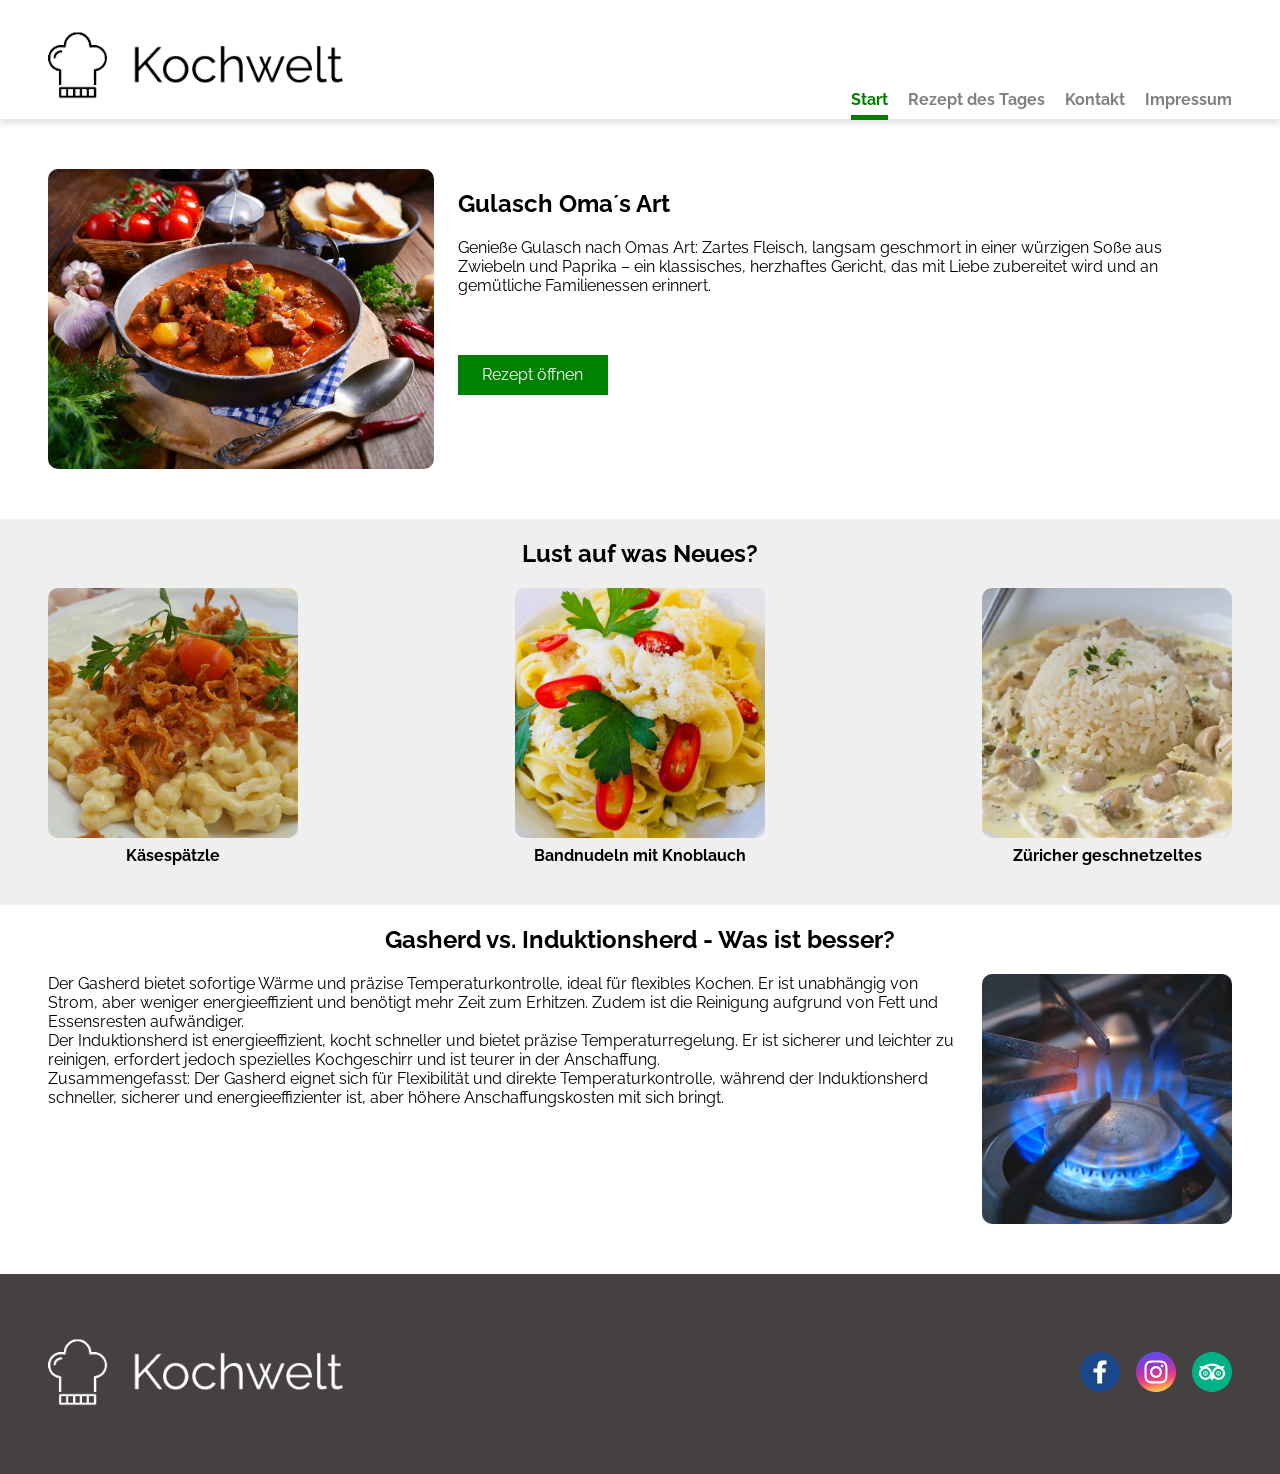
<file: index.html>
<!DOCTYPE html>
<html lang="en">

<head>
  <meta charset="UTF-8" />
  <meta name="viewport" content="width=device-width, initial-scale=1.0" />
  <link rel="stylesheet" href="./css/style.css" />
  <link rel="stylesheet" href="./css/main.css" />
  <script src="./scripts/script.js"></script>
  <!-- <link rel="shortcut icon" href="./img/logo.png" type="image/x-icon" /> -->
    <link rel="shortcut icon" href="./img/logo_small.png" type="image/x-icon" />
  <title>Kochwelt</title>
</head>

<body>
  <header>
    <div>
      <a href="./index.html"><img src="./img/logo.png" alt="Kochwelt" /></a>
      <nav id="menu-normal">
        <a id="active-page" href="./index.html">Start</a>
        <a href="./recipe_des_tag.html">Rezept des Tages</a>
        <a href="./contact.html">Kontakt</a>
        <a href="./impressum.html">Impressum</a>
      </nav>
      <img id="burger-icon" onclick="toggleRespMenu()" src="./img/icons/menu_icon.svg" alt="menu">
      <nav id="resp-menu" class="menu-mobile menu-mobile-closed">
        <a href="./index.html">Start</a>
        <a href="./recipe_des_tag.html">Rezept des Tages</a>
        <a href="./contact.html">Kontakt</a>
        <a href="./impressum.html">Impressum</a>
      </nav>
    </div>
  </header>

  <!-- Main -->
  <main>
    <div class="recipe-of-the-day">
      <img class="main-pic" src="./img/gulasch.jpg" alt="Gulasch">
      <div class="right-side">
        <h2>Gulasch Oma´s Art</h2>
        Genieße Gulasch nach Omas Art: Zartes Fleisch, langsam geschmort in einer würzigen Soße
        aus Zwiebeln und Paprika – ein klassisches, herzhaftes Gericht, das mit Liebe zubereitet
        wird und an gemütliche Familienessen erinnert.
        <a class="button" href="./recipe_des_tag.html">Rezept öffnen</a>
      </div>
    </div>
    <div class="gray-banner">
      <div class="try-something-new">
        <h2>Lust auf was Neues?</h2>
        <div class="suggestions">
            <a class="single_menu" href="./recipe_Marc.html"><img class="img-suggestion" src="./img/kaesespaetzle.jpg">Käsespätzle</a>
            <a class="single_menu" href="./recipe_Aliaqa.html"><img class="img-suggestion" src="img/3.jpg">Bandnudeln mit Knoblauch</a>
            <a class="single_menu" href="./recipe_Leon.html"><img class="img-suggestion" src="./img/zuercher-geschnetzeltes.jpg">Züricher geschnetzeltes</a>
        </div>
      </div>

    </div>
    <div class="whats-better">
      <h2>Gasherd vs. Induktionsherd - Was ist besser?</h2>
      <div class="comparison">
      <span>
        Der Gasherd bietet sofortige Wärme und präzise Temperaturkontrolle, ideal für flexibles Kochen.
        Er ist unabhängig von Strom, aber weniger energieeffizient und benötigt mehr Zeit zum Erhitzen.
        Zudem ist die Reinigung aufgrund von Fett und Essensresten aufwändiger.
        <br>
        Der Induktionsherd ist energieeffizient,
        kocht schneller und bietet präzise Temperaturregelung. Er ist sicherer und leichter zu reinigen,
        erfordert jedoch spezielles Kochgeschirr und ist teurer in der Anschaffung.
        <br>
        Zusammengefasst: Der Gasherd eignet sich für Flexibilität und direkte Temperaturkontrolle, während der Induktionsherd schneller, sicherer und energieeffizienter ist, aber höhere Anschaffungskosten mit sich bringt.
      </span>
      <img class="img-comparison" src="./img/gasherd.jpg" alt="Gasherd">
    </div>

    </div>

  </main>
  <footer>
    <div id="footer-box">
      <a href="./index.html"><img id="logo-small-white" src="./img/logo_small-white.png" alt="logo small">
      <img id="logo-white" src="./img/logo-white.png" alt="logo"></a>
      <div id="footer-icon-box">
        <a href="http://www.facebook.com"><img src="./img/icons/facebook_logo.svg" alt="facebook"></a>
        <a href="http://www.instagram.com"><img src="./img/icons/instagram_logo.svg" alt="instagram"></a>
        <a href="http://www.tripadvisor.com"><img src="./img/icons/tripadvisor_logo.svg" alt="tripadvisor"></a>
      </div>
    </div>
  </footer>
</body>

</html>
</file>
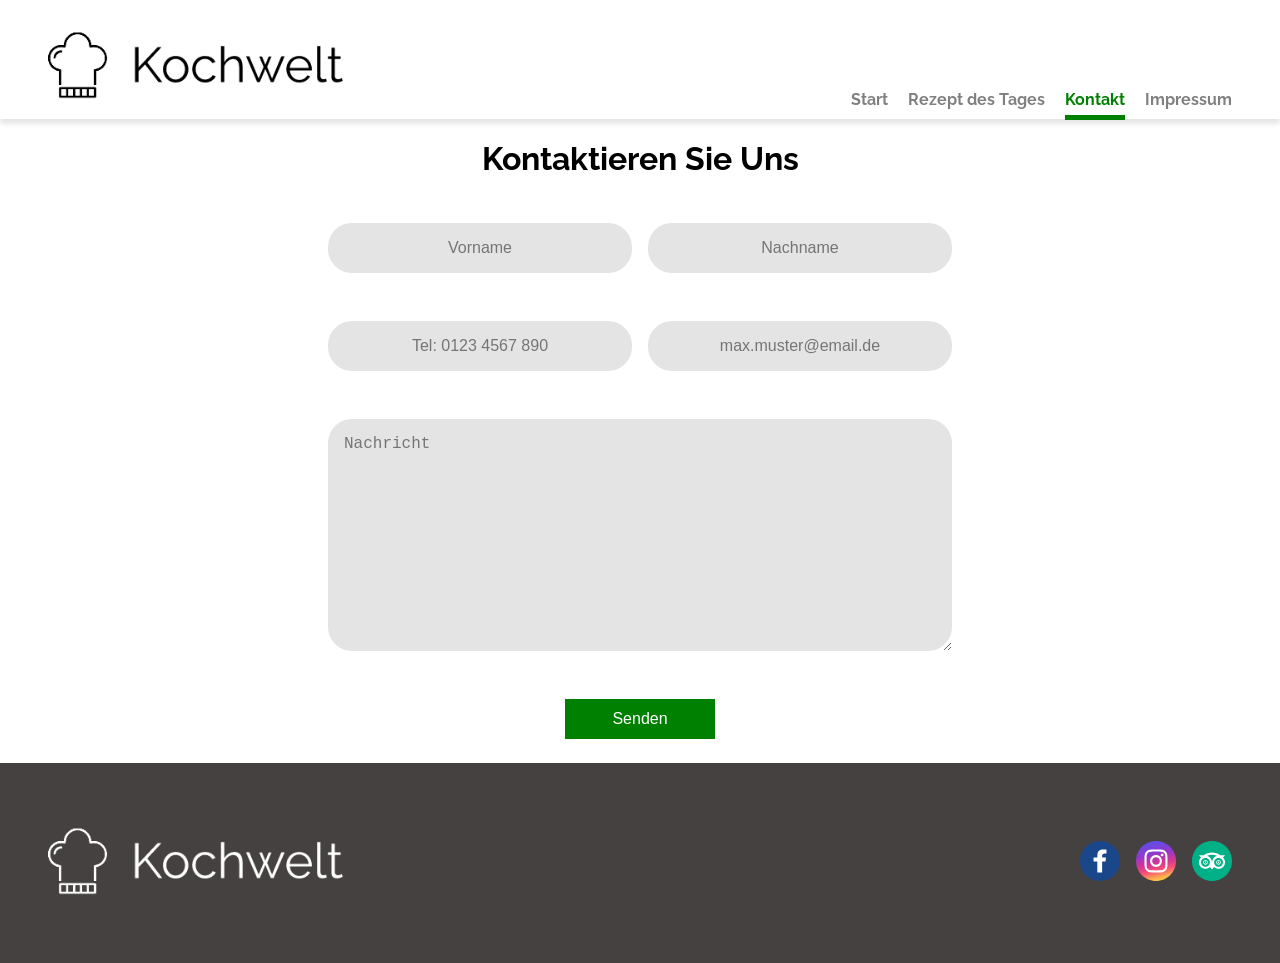
<file: contact.html>
<!DOCTYPE html>
<html lang="en">

<head>
  <meta charset="UTF-8" />
  <meta name="viewport" content="width=device-width, initial-scale=1.0" />
  <link rel="stylesheet" href="./css/style.css" />
  <link rel="stylesheet" href="./css/contact.css">
  <!-- <link rel="shortcut icon" href="./img/logo.png" type="image/x-icon" /> -->
   <link rel="shortcut icon" href="./img/logo_small.png" type="image/x-icon" />
  <script src="./scripts/script.js"></script>
  <script src="./scripts/contact.js"></script>
  <title>Kontakt</title>
</head>

<body>
  <header>
    <div>
      <a href="index.html"><img src="./img/logo.png" alt="Kochwelt" /></a>
      <nav id="menu-normal">
        <a href="./index.html">Start</a>
        <a href="./recipe_des_tag.html">Rezept des Tages</a>
        <a id="active-page" href="./contact.html">Kontakt</a>
        <a href="./impressum.html">Impressum</a>
      </nav>
      <img id="burger-icon" onclick="toggleRespMenu()" src="./img/icons/menu_icon.svg" alt="menu">

      <nav id="resp-menu" class="menu-mobile menu-mobile-closed">
        <a onclick="toggleRespMenu()" href="./index.html">Start</a>
        <a onclick="toggleRespMenu()" href="./recipe_des_tag.html">Rezept des Tages</a>
        <a onclick="toggleRespMenu()" href="./contact.html">Kontakt</a>
        <a onclick="toggleRespMenu()" href="./impressum.html">Impressum</a>
      </nav>
    </div>
  </header>
  <h1>Kontaktieren Sie Uns</h1>
  <div class="form-container">
    <form onsubmit="sendMail(event)">
      <div class="form-row">
        <input type="text" name="firstname" placeholder="Vorname" required>
        <input type="text" name="lastname" placeholder="Nachname" required>
      </div>
      <div class="form-row">
        <input type="tel" pattern="[\+]?[0-9]+" name="tel" placeholder="Tel: 0123 4567 890" required>
        <input type="email" name="email" placeholder="max.muster@email.de" required>
      </div>
      <div class="form-row">
        <textarea name="message" id="" placeholder="Nachricht" required></textarea>
      </div>
      <div class="form-row">
        <button>Senden</button>
      </div>
    </form>
  </div>

  <!--footer-->
  <footer>
    <footer>
      <div id="footer-box">
        <a href="./index.html"><img id="logo-small-white" src="./img/logo_small-white.png" alt="logo small">
          <img id="logo-white" src="./img/logo-white.png" alt="logo"></a>
        <div id="footer-icon-box">
          <a href="http://www.facebook.com"><img src="./img/icons/facebook_logo.svg" alt="facebook"></a>
          <a href="http://www.instagram.com"><img src="./img/icons/instagram_logo.svg" alt="instagram"></a>
          <a href="http://www.tripadvisor.com"><img src="./img/icons/tripadvisor_logo.svg" alt="tripadvisor"></a>
        </div>
      </div>
    </footer>
</body>

</html>
</file>
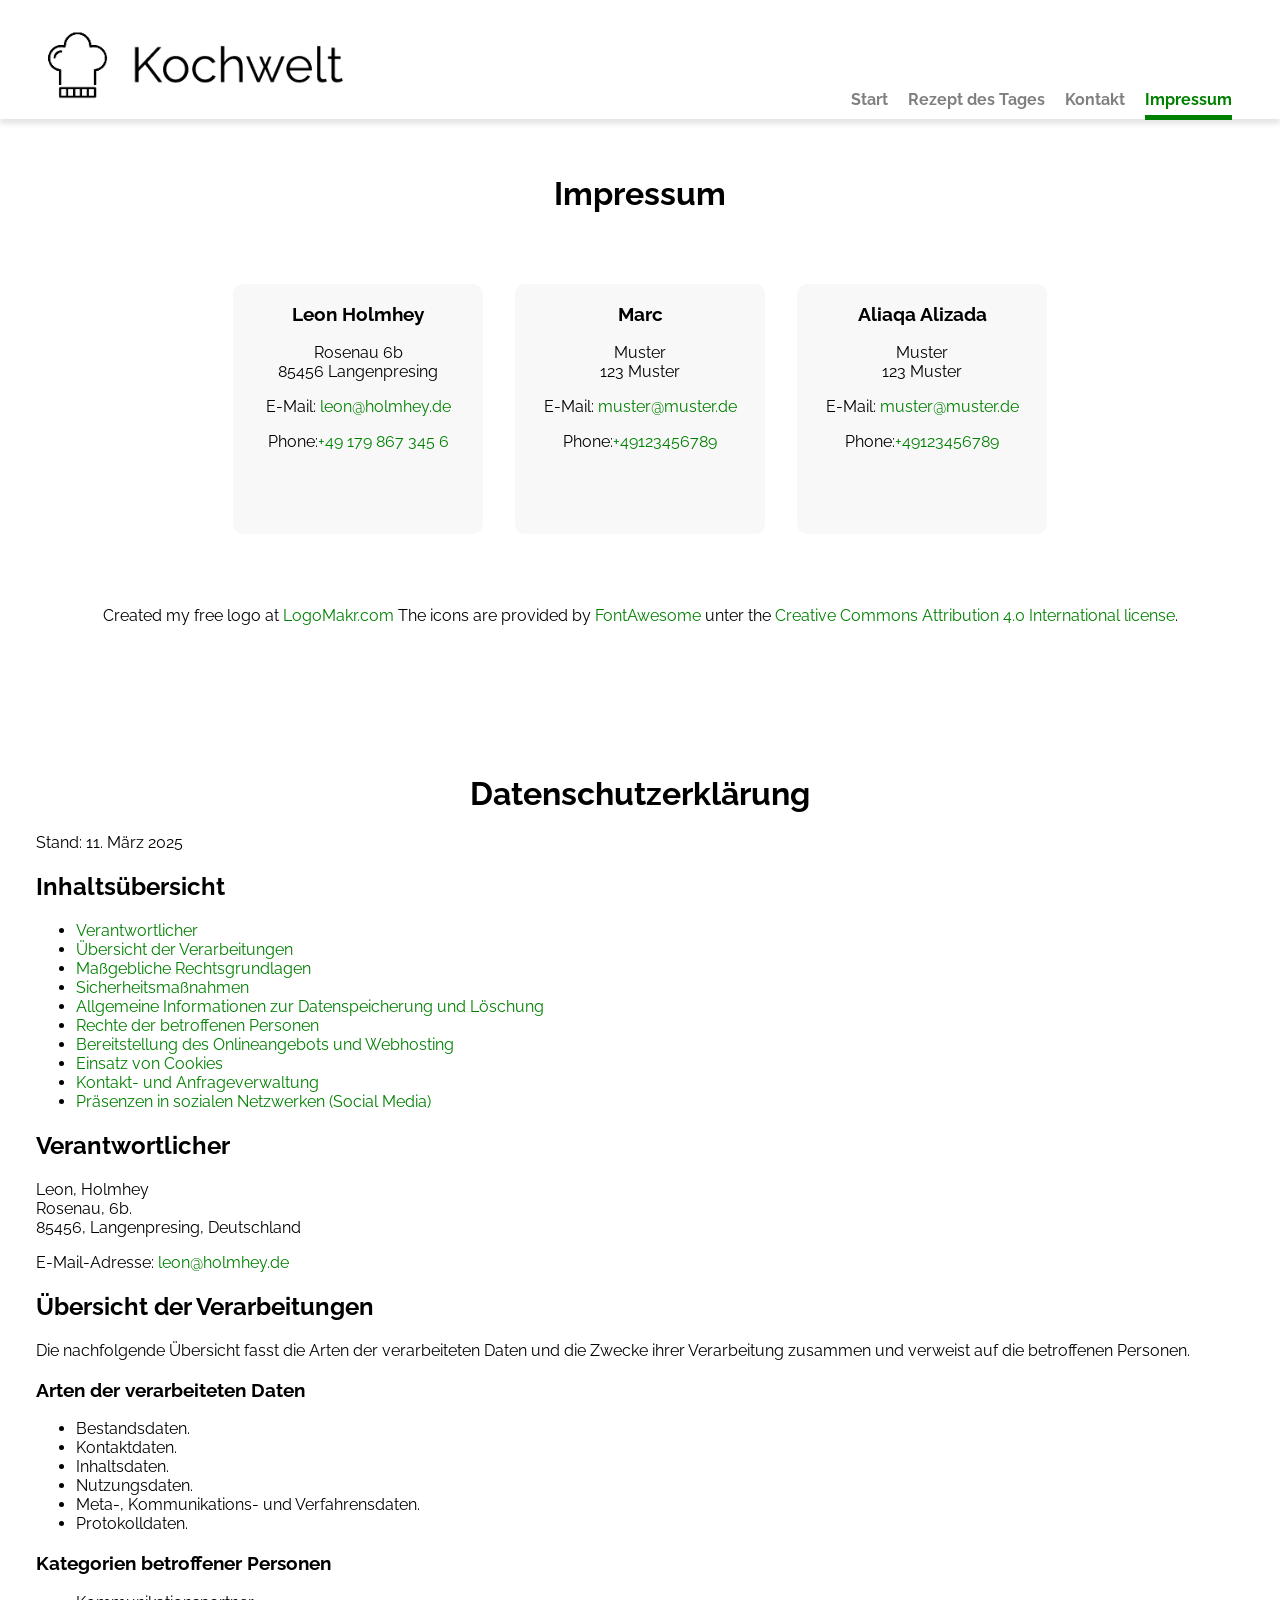
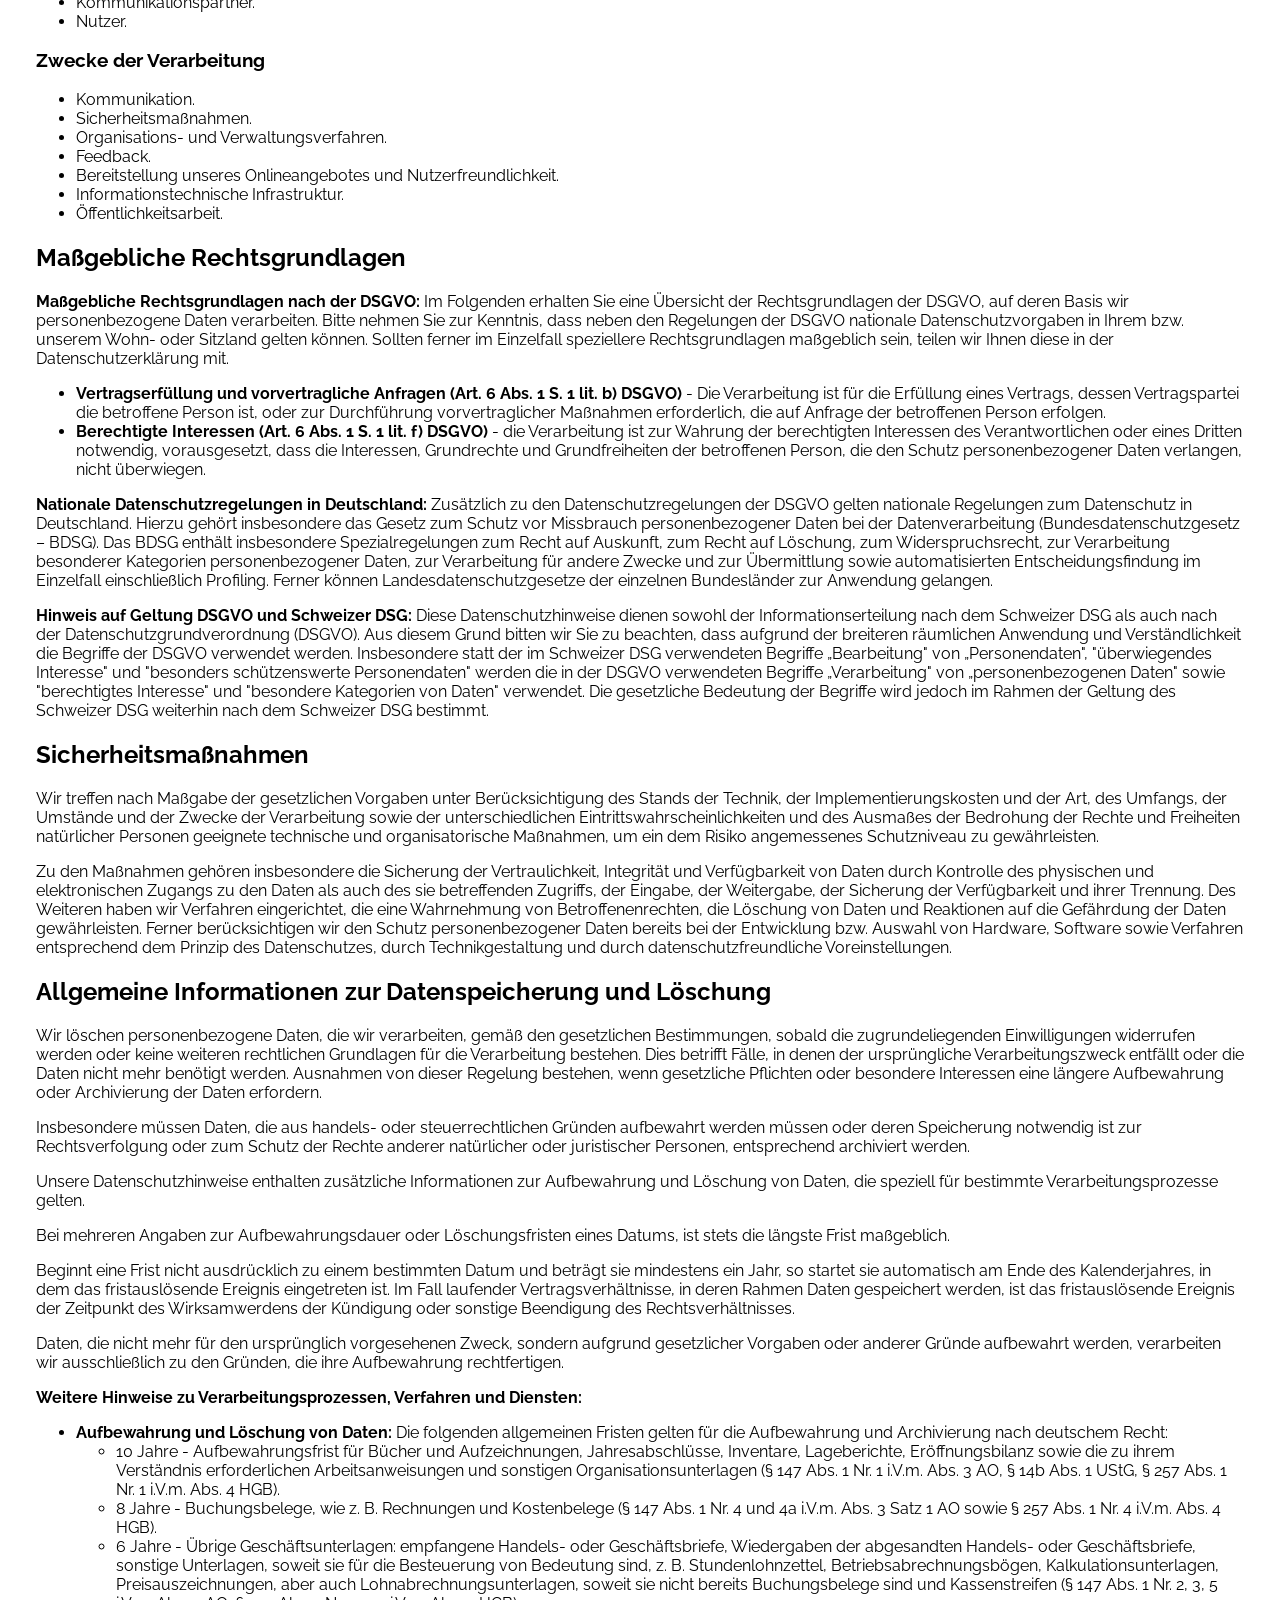
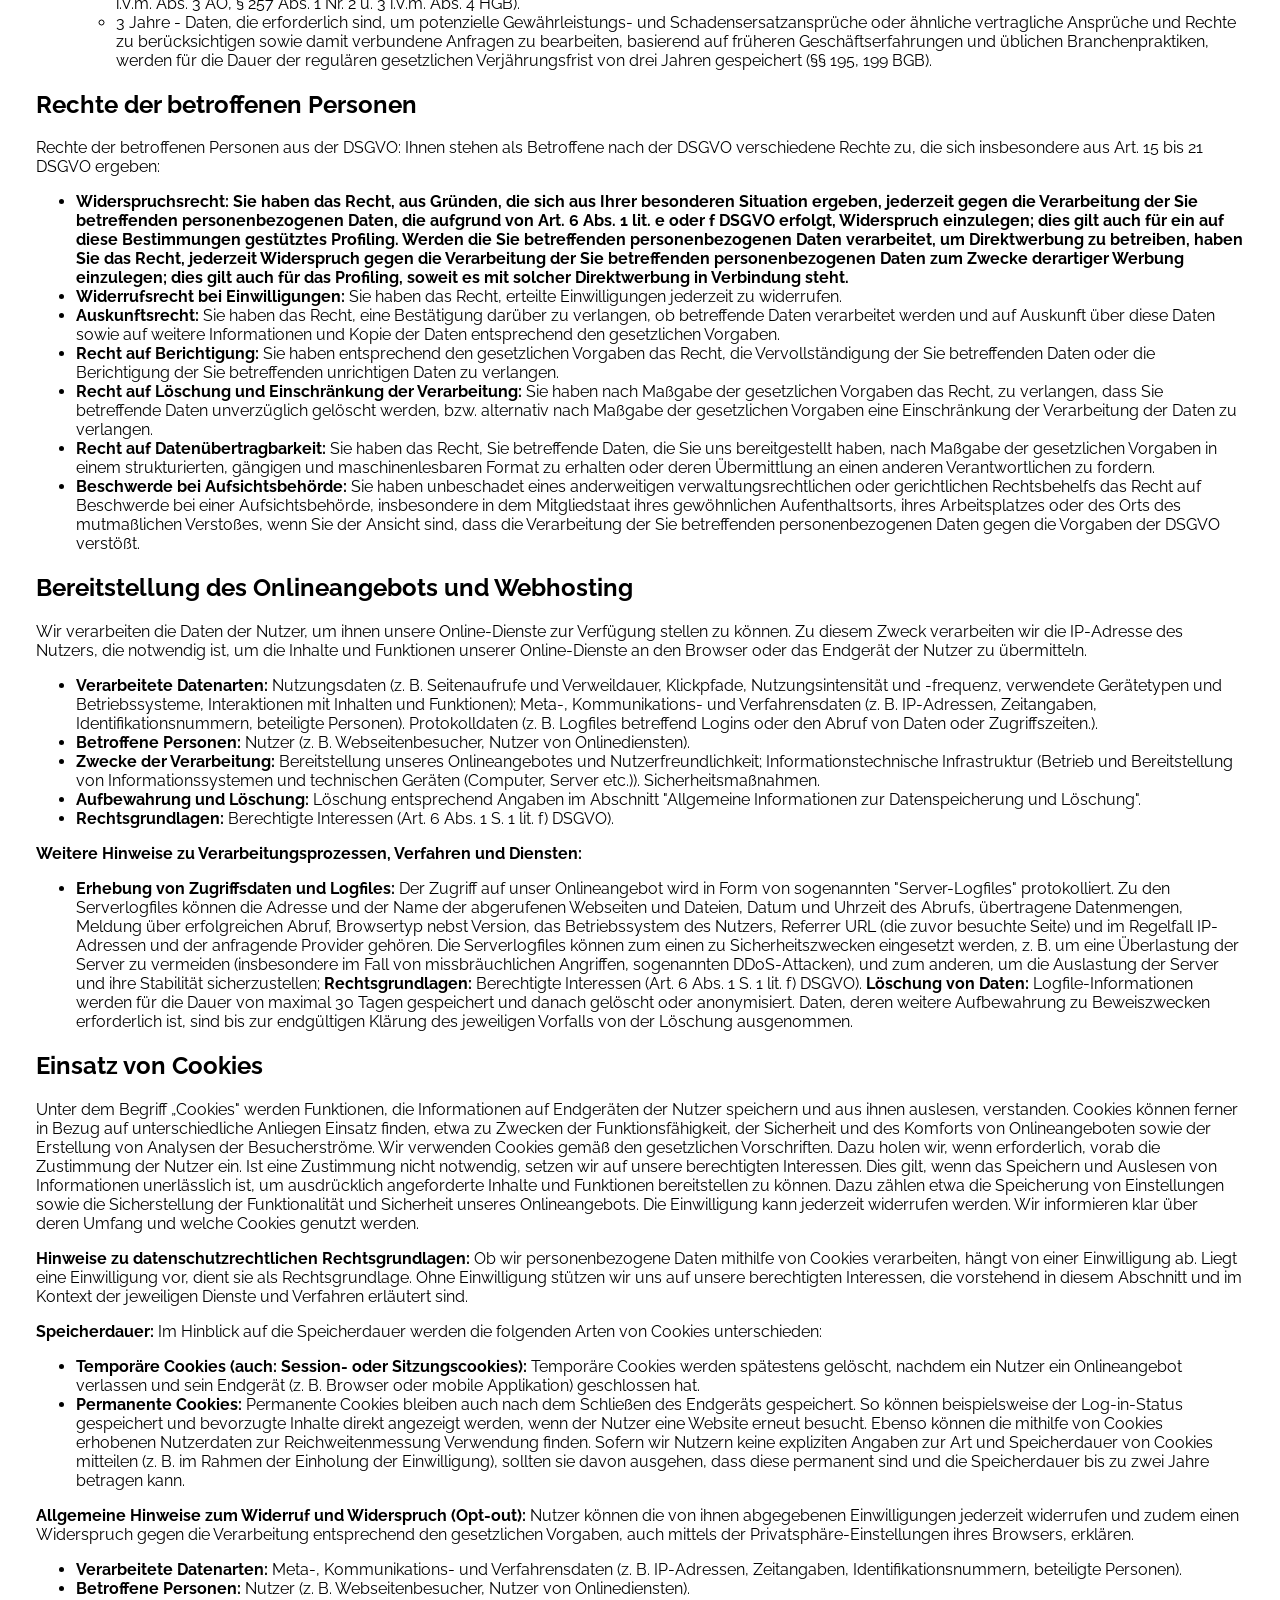
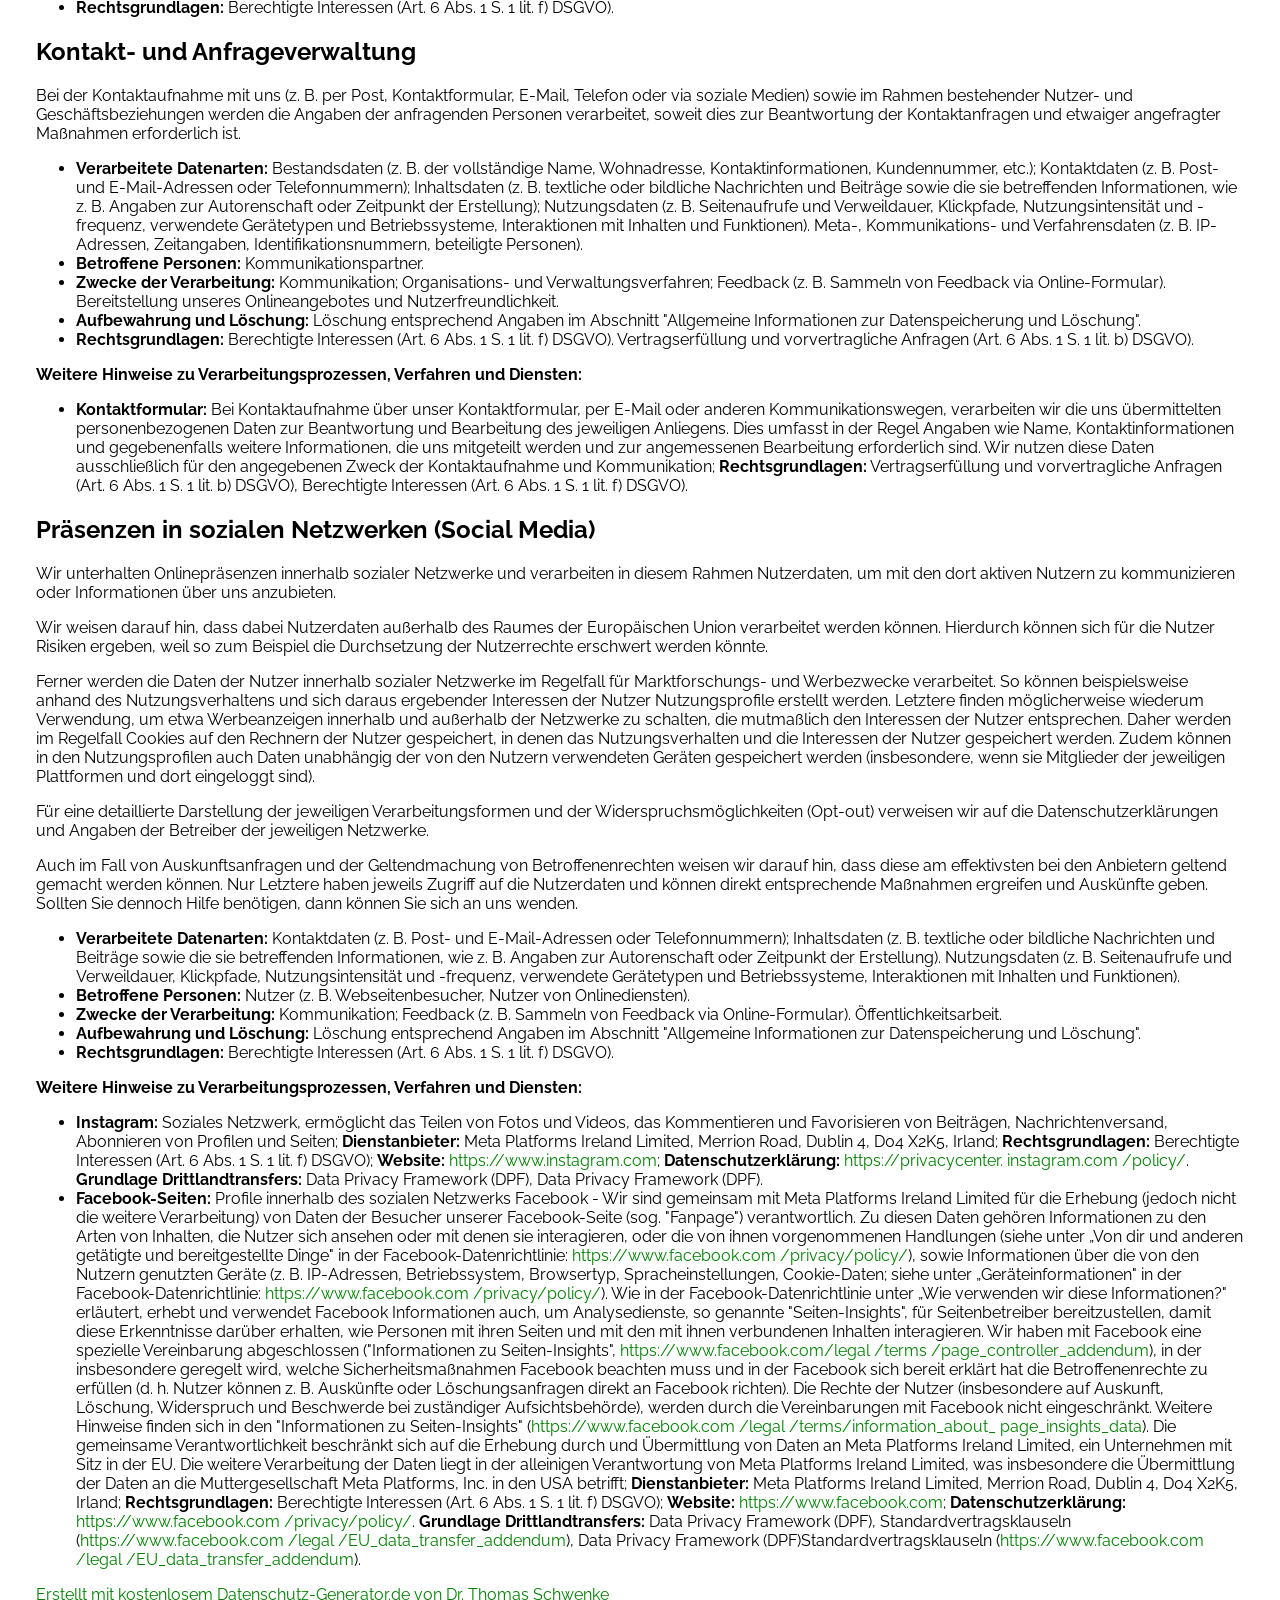
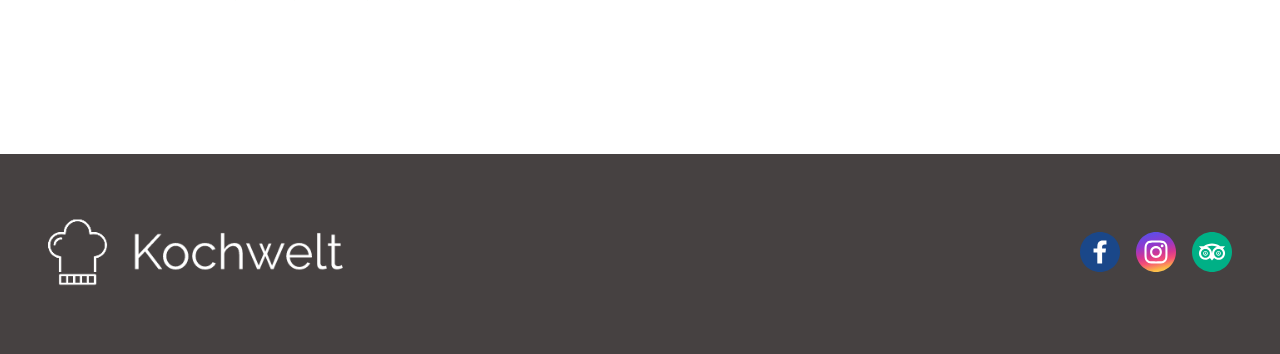
<file: impressum.html>
<!DOCTYPE html>
<html lang="de">

<head>
  <meta charset="UTF-8" />
  <meta name="viewport" content="width=device-width, initial-scale=1.0" />
  <link rel="stylesheet" href="./css/style_impressum.css" />
  <link rel="stylesheet" href="./css/style.css" />
  <!-- <link rel="shortcut icon" href="./img/logo.png" type="image/x-icon" /> -->
  <link rel="shortcut icon" href="./img/logo_small.png" type="image/x-icon" />
  <script src="./scripts/script.js"></script>
  <title>Impressum</title>
</head>

<body>
  <header>
    <div>
      <a href="./index.html"><img src="./img/logo.png" alt="Kochwelt" /></a>
      <nav id="menu-normal">
        <a href="./index.html">Start</a>
        <a href="./recipe_des_tag.html">Rezept des Tages</a>
        <a href="./contact.html">Kontakt</a>
        <a id="active-page" href="./impressum.html">Impressum</a>
      </nav>
      <img id="burger-icon" onclick="toggleRespMenu()" src="./img/icons/menu_icon.svg" alt="menu" />
      <nav id="resp-menu" class="menu-mobile menu-mobile-closed">
        <a onclick="toggleRespMenu()" href="./index.html">Start</a>
        <a onclick="toggleRespMenu()" href="./recipe_des_tag.html">Rezept des Tages</a>
        <a onclick="toggleRespMenu()" href="./contact.html">Kontakt</a>
        <a onclick="toggleRespMenu()" href="./impressum.html">Impressum</a>
      </nav>
    </div>
  </header>

  <main>
    <h1 class="impressum-title">Impressum</h1>

    <section class="impressum">
      <div class="adr">
        <h3>Leon Holmhey</h3>
        <p>
          Rosenau 6b <br />
          85456 Langenpresing
        </p>
        <p>
          E-Mail:
          <a class="impressum-links" href="mailto:leon@holmhey.de">leon@holmhey.de</a>
        </p>
        <p>
          Phone:<a class="impressum-links" href="tel:+41764978001">+49 179 867 345 6</a>
        </p>
      </div>
      <div class="adr">
        <h3>Marc</h3>
        <p>
          Muster <br />
          123 Muster
        </p>
        <p>
          E-Mail:
          <a class="impressum-links" href="mailto:muster@muster.de">muster@muster.de</a>
        </p>
        <p>
          Phone:<a class="impressum-links" href="tel:+49123456789">+49123456789</a>
        </p>
      </div>
      <div class="adr">
        <h3>Aliaqa Alizada</h3>
        <p>
          Muster <br />
          123 Muster
        </p>
        <p>
          E-Mail:
          <a class="impressum-links" href="mailto:muster@muster.de">muster@muster.de</a>
        </p>
        <p>
          Phone:<a class="impressum-links" href="tel:+49123456789">+49123456789</a>
        </p>
      </div>
    </section>

    <div class="impressum">
      Created my free logo at<a class="impressum-links" href="https://logomakr.com"
        target="_blank">&nbsp;LogoMakr.com&nbsp;</a>
      The icons are provided by
      <a class="impressum-links" href="https://fontawesome.com/" rel="nofollow" target="_blank">
        &nbsp;FontAwesome&nbsp;</a>
      unter the
      <a class="impressum-links" href="https://fontawesome.com/license" target="_blank" rel="nofollow">&nbsp;Creative
        Commons
        Attribution 4.0
        International license</a>.
    </div>

    <div id="datenschutz">
      <h1>Datenschutzerklärung</h1>
      <p>Stand: 11. März 2025</p>
      <h2>Inhaltsübersicht</h2>
      <ul class="index">
        <li><a class="impressum-links" href="#m3">Verantwortlicher</a></li>
        <li>
          <a class="impressum-links" href="#mOverview">Übersicht der Verarbeitungen</a>
        </li>
        <li>
          <a class="impressum-links" href="#m2427">Maßgebliche Rechtsgrundlagen</a>
        </li>
        <li><a class="impressum-links" href="#m27">Sicherheitsmaßnahmen</a></li>
        <li>
          <a class="impressum-links" href="#m12">Allgemeine Informationen zur Datenspeicherung und Löschung</a>
        </li>
        <li>
          <a class="impressum-links" href="#m10">Rechte der betroffenen Personen</a>
        </li>
        <li>
          <a class="impressum-links" href="#m225">Bereitstellung des Onlineangebots und Webhosting</a>
        </li>
        <li><a class="impressum-links" href="#m134">Einsatz von Cookies</a></li>
        <li>
          <a class="impressum-links" href="#m182">Kontakt- und Anfrageverwaltung</a>
        </li>
        <li>
          <a class="impressum-links" href="#m136">Präsenzen in sozialen Netzwerken (Social Media)</a>
        </li>
      </ul>
      <h2 id="m3">Verantwortlicher</h2>
      <p>
        Leon, Holmhey<br />Rosenau, 6b.<br />85456, Langenpresing, Deutschland
      </p>
      <p>
        E-Mail-Adresse:
        <a class="impressum-links" href="mailto:leon@holmhey.de">leon@holmhey.de</a>
      </p>

      <h2 id="mOverview">Übersicht der
        Verarbeitungen</h2>
      <p>
        Die nachfolgende Übersicht fasst die Arten der verarbeiteten Daten und
        die Zwecke ihrer Verarbeitung zusammen und verweist auf die
        betroffenen Personen.
      </p>
      <h3>Arten der verarbeiteten Daten</h3>
      <ul>
        <li>Bestandsdaten.</li>
        <li>Kontaktdaten.</li>
        <li>Inhaltsdaten.</li>
        <li>Nutzungsdaten.</li>
        <li>Meta-, Kommunikations- und
          Verfahrensdaten.</li>
        <li>Protokolldaten.</li>
      </ul>
      <h3>Kategorien betroffener Personen</h3>
      <ul>
        <li>Kommunikationspartner.</li>
        <li>Nutzer.</li>
      </ul>
      <h3>Zwecke der Verarbeitung</h3>
      <ul>
        <li>Kommunikation.</li>
        <li>Sicherheitsmaßnahmen.</li>
        <li>Organisations- und
          Verwaltungsverfahren.</li>
        <li>Feedback.</li>
        <li>
          Bereitstellung unseres
          Onlineangebotes und
          Nutzerfreundlichkeit.
        </li>
        <li>Informationstechnische Infrastruktur.</li>
        <li>Öffentlichkeitsarbeit.</li>
      </ul>
      <h2 id="m2427">Maßgebliche Rechtsgrundlagen</h2>
      <p>
        <strong>Maßgebliche Rechtsgrundlagen nach der DSGVO: </strong>Im
        Folgenden erhalten Sie eine Übersicht der Rechtsgrundlagen der DSGVO,
        auf deren Basis wir personenbezogene Daten verarbeiten. Bitte nehmen
        Sie zur Kenntnis, dass neben den Regelungen der DSGVO nationale
        Datenschutzvorgaben in Ihrem bzw. unserem Wohn- oder Sitzland gelten
        können. Sollten ferner im Einzelfall speziellere Rechtsgrundlagen
        maßgeblich sein, teilen wir Ihnen diese in der Datenschutzerklärung
        mit.
      </p>
      <ul>
        <li>
          <strong>Vertragserfüllung und vorvertragliche Anfragen (Art. 6 Abs. 1 S.
            1 lit. b) DSGVO)</strong>
          - Die Verarbeitung ist für die Erfüllung eines Vertrags, dessen
          Vertragspartei die betroffene Person ist, oder zur Durchführung
          vorvertraglicher Maßnahmen erforderlich, die auf Anfrage der
          betroffenen Person erfolgen.
        </li>
        <li>
          <strong>Berechtigte Interessen (Art. 6 Abs. 1 S. 1 lit. f) DSGVO)</strong>
          - die Verarbeitung ist zur Wahrung der berechtigten Interessen des
          Verantwortlichen oder eines Dritten notwendig, vorausgesetzt, dass
          die Interessen, Grundrechte und Grundfreiheiten der betroffenen
          Person, die den Schutz personenbezogener Daten verlangen, nicht
          überwiegen.
        </li>
      </ul>
      <p>
        <strong>Nationale Datenschutzregelungen in Deutschland: </strong>Zusätzlich zu den Datenschutzregelungen der
        DSGVO gelten nationale
        Regelungen zum Datenschutz in Deutschland. Hierzu gehört insbesondere
        das Gesetz zum Schutz vor Missbrauch personenbezogener Daten bei der
        Datenverarbeitung (Bundesdatenschutzgesetz – BDSG). Das BDSG enthält
        insbesondere Spezialregelungen zum Recht auf Auskunft, zum Recht auf
        Löschung, zum Widerspruchsrecht, zur Verarbeitung besonderer
        Kategorien personenbezogener Daten, zur Verarbeitung für andere Zwecke
        und zur Übermittlung sowie automatisierten Entscheidungsfindung im
        Einzelfall einschließlich Profiling. Ferner können
        Landesdatenschutzgesetze der einzelnen Bundesländer zur Anwendung
        gelangen.
      </p>
      <p>
        <strong>Hinweis auf Geltung DSGVO und Schweizer DSG: </strong>Diese
        Datenschutzhinweise dienen sowohl der Informationserteilung nach dem
        Schweizer DSG als auch nach der Datenschutzgrundverordnung (DSGVO).
        Aus diesem Grund bitten wir Sie zu beachten, dass aufgrund der
        breiteren räumlichen Anwendung und Verständlichkeit die Begriffe der
        DSGVO verwendet werden. Insbesondere statt der im Schweizer DSG
        verwendeten Begriffe „Bearbeitung" von „Personendaten", "überwiegendes
        Interesse" und "besonders schützenswerte Personendaten" werden die in
        der DSGVO verwendeten Begriffe „Verarbeitung" von „personenbezogenen
        Daten" sowie "berechtigtes Interesse" und "besondere Kategorien von
        Daten" verwendet. Die gesetzliche Bedeutung der Begriffe wird jedoch
        im Rahmen der Geltung des Schweizer DSG weiterhin nach dem Schweizer
        DSG bestimmt.
      </p>

      <h2 id="m27">Sicherheitsmaßnahmen</h2>
      <p>
        Wir treffen nach Maßgabe der gesetzlichen Vorgaben unter
        Berücksichtigung des Stands der Technik, der Implementierungskosten
        und der Art, des Umfangs, der Umstände und der Zwecke der Verarbeitung
        sowie der unterschiedlichen Eintrittswahrscheinlichkeiten und des
        Ausmaßes der Bedrohung der Rechte und Freiheiten natürlicher Personen
        geeignete technische und organisatorische Maßnahmen, um ein dem Risiko
        angemessenes Schutzniveau zu gewährleisten.
      </p>
      <p>
        Zu den Maßnahmen gehören insbesondere die Sicherung der
        Vertraulichkeit, Integrität und Verfügbarkeit von Daten durch
        Kontrolle des physischen und elektronischen Zugangs zu den Daten als
        auch des sie betreffenden Zugriffs, der Eingabe, der Weitergabe, der
        Sicherung der Verfügbarkeit und ihrer Trennung. Des Weiteren haben wir
        Verfahren eingerichtet, die eine Wahrnehmung von Betroffenenrechten,
        die Löschung von Daten und Reaktionen auf die Gefährdung der Daten
        gewährleisten. Ferner berücksichtigen wir den Schutz personenbezogener
        Daten bereits bei der Entwicklung bzw. Auswahl von Hardware, Software
        sowie Verfahren entsprechend dem Prinzip des Datenschutzes, durch
        Technikgestaltung und durch datenschutzfreundliche Voreinstellungen.
      </p>

      <h2 id="m12">
        Allgemeine Informationen zur Datenspeicherung und Löschung
      </h2>
      <p>
        Wir löschen personenbezogene Daten, die wir verarbeiten, gemäß den
        gesetzlichen Bestimmungen, sobald die zugrundeliegenden Einwilligungen
        widerrufen werden oder keine weiteren rechtlichen Grundlagen für die
        Verarbeitung bestehen. Dies betrifft Fälle, in denen der ursprüngliche
        Verarbeitungszweck entfällt oder die Daten nicht mehr benötigt werden.
        Ausnahmen von dieser Regelung bestehen, wenn gesetzliche Pflichten
        oder besondere Interessen eine längere Aufbewahrung oder Archivierung
        der Daten erfordern.
      </p>
      <p>
        Insbesondere müssen Daten, die aus handels- oder steuerrechtlichen
        Gründen aufbewahrt werden müssen oder deren Speicherung notwendig ist
        zur Rechtsverfolgung oder zum Schutz der Rechte anderer natürlicher
        oder juristischer Personen, entsprechend archiviert werden.
      </p>
      <p>
        Unsere Datenschutzhinweise enthalten zusätzliche Informationen zur
        Aufbewahrung und Löschung von Daten, die speziell für bestimmte
        Verarbeitungsprozesse gelten.
      </p>
      <p>
        Bei mehreren Angaben zur Aufbewahrungsdauer oder Löschungsfristen
        eines Datums, ist stets die längste Frist maßgeblich.
      </p>
      <p>
        Beginnt eine Frist nicht ausdrücklich zu einem bestimmten Datum und
        beträgt sie mindestens ein Jahr, so startet sie automatisch am Ende
        des Kalenderjahres, in dem das fristauslösende Ereignis eingetreten
        ist. Im Fall laufender Vertragsverhältnisse, in deren Rahmen Daten
        gespeichert werden, ist das fristauslösende Ereignis der Zeitpunkt des
        Wirksamwerdens der Kündigung oder sonstige Beendigung des
        Rechtsverhältnisses.
      </p>
      <p>
        Daten, die nicht mehr für den ursprünglich vorgesehenen Zweck, sondern
        aufgrund gesetzlicher Vorgaben oder anderer Gründe aufbewahrt werden,
        verarbeiten wir ausschließlich zu den Gründen, die ihre Aufbewahrung
        rechtfertigen.
      </p>
      <p>
        <strong>Weitere Hinweise zu Verarbeitungsprozessen, Verfahren und
          Diensten:</strong>
      </p>
      <ul class="m-elements">
        <li>
          <strong>Aufbewahrung und Löschung von Daten: </strong>Die folgenden
          allgemeinen Fristen gelten für die Aufbewahrung und Archivierung
          nach deutschem Recht:
          <ul>
            <li>
              10 Jahre - Aufbewahrungsfrist für Bücher und Aufzeichnungen,
              Jahresabschlüsse, Inventare, Lageberichte, Eröffnungsbilanz
              sowie die zu ihrem Verständnis erforderlichen Arbeitsanweisungen
              und sonstigen Organisationsunterlagen (§ 147 Abs. 1 Nr. 1 i.V.m.
              Abs. 3 AO, § 14b Abs. 1 UStG, § 257 Abs. 1 Nr. 1 i.V.m. Abs. 4
              HGB).
            </li>
            <li>
              8 Jahre - Buchungsbelege, wie z. B. Rechnungen und Kostenbelege
              (§ 147 Abs. 1 Nr. 4 und 4a i.V.m. Abs. 3 Satz 1 AO sowie § 257
              Abs. 1 Nr. 4 i.V.m. Abs. 4 HGB).
            </li>
            <li>
              6 Jahre - Übrige Geschäftsunterlagen: empfangene Handels- oder
              Geschäftsbriefe, Wiedergaben der abgesandten Handels- oder
              Geschäftsbriefe, sonstige Unterlagen, soweit sie für die
              Besteuerung von Bedeutung sind, z. B. Stundenlohnzettel,
              Betriebsabrechnungsbögen, Kalkulationsunterlagen,
              Preisauszeichnungen, aber auch Lohnabrechnungsunterlagen, soweit
              sie nicht bereits Buchungsbelege sind und Kassenstreifen (§ 147
              Abs. 1 Nr. 2, 3, 5 i.V.m. Abs. 3 AO, § 257 Abs. 1 Nr. 2 u. 3
              i.V.m. Abs. 4 HGB).
            </li>
            <li>
              3 Jahre - Daten, die erforderlich sind, um potenzielle
              Gewährleistungs- und Schadensersatzansprüche oder ähnliche
              vertragliche Ansprüche und Rechte zu berücksichtigen sowie damit
              verbundene Anfragen zu bearbeiten, basierend auf früheren
              Geschäftserfahrungen und üblichen Branchenpraktiken, werden für
              die Dauer der regulären gesetzlichen Verjährungsfrist von drei
              Jahren gespeichert (§§ 195, 199 BGB).
            </li>
          </ul>
        </li>
      </ul>
      <h2 id="m10">Rechte der betroffenen Personen</h2>
      <p>
        Rechte der betroffenen Personen aus der DSGVO: Ihnen stehen als
        Betroffene nach der DSGVO verschiedene Rechte zu, die sich
        insbesondere aus Art. 15 bis 21 DSGVO ergeben:
      </p>
      <ul>
        <li>
          <strong>Widerspruchsrecht: Sie haben das Recht, aus Gründen, die sich aus
            Ihrer besonderen Situation ergeben, jederzeit gegen die
            Verarbeitung der Sie betreffenden personenbezogenen Daten, die
            aufgrund von Art. 6 Abs. 1 lit. e oder f DSGVO erfolgt,
            Widerspruch einzulegen; dies gilt auch für ein auf diese
            Bestimmungen gestütztes Profiling. Werden die Sie betreffenden
            personenbezogenen Daten verarbeitet, um Direktwerbung zu
            betreiben, haben Sie das Recht, jederzeit Widerspruch gegen die
            Verarbeitung der Sie betreffenden personenbezogenen Daten zum
            Zwecke derartiger Werbung einzulegen; dies gilt auch für das
            Profiling, soweit es mit solcher Direktwerbung in Verbindung
            steht.</strong>
        </li>
        <li>
          <strong>Widerrufsrecht bei Einwilligungen:</strong> Sie haben das
          Recht, erteilte Einwilligungen jederzeit zu widerrufen.
        </li>
        <li>
          <strong>Auskunftsrecht:</strong> Sie haben das Recht, eine
          Bestätigung darüber zu verlangen, ob betreffende Daten verarbeitet
          werden und auf Auskunft über diese Daten sowie auf weitere
          Informationen und Kopie der Daten entsprechend den gesetzlichen
          Vorgaben.
        </li>
        <li>
          <strong>Recht auf Berichtigung:</strong> Sie haben entsprechend den
          gesetzlichen Vorgaben das Recht, die Vervollständigung der Sie
          betreffenden Daten oder die Berichtigung der Sie betreffenden
          unrichtigen Daten zu verlangen.
        </li>
        <li>
          <strong>Recht auf Löschung und Einschränkung der Verarbeitung:</strong>
          Sie haben nach Maßgabe der gesetzlichen Vorgaben das Recht, zu
          verlangen, dass Sie betreffende Daten unverzüglich gelöscht werden,
          bzw. alternativ nach Maßgabe der gesetzlichen Vorgaben eine
          Einschränkung der Verarbeitung der Daten zu verlangen.
        </li>
        <li>
          <strong>Recht auf Datenübertragbarkeit:</strong> Sie haben das
          Recht, Sie betreffende Daten, die Sie uns bereitgestellt haben, nach
          Maßgabe der gesetzlichen Vorgaben in einem strukturierten, gängigen
          und maschinenlesbaren Format zu erhalten oder deren Übermittlung an
          einen anderen Verantwortlichen zu fordern.
        </li>
        <li>
          <strong>Beschwerde bei Aufsichtsbehörde:</strong> Sie haben
          unbeschadet eines anderweitigen verwaltungsrechtlichen oder
          gerichtlichen Rechtsbehelfs das Recht auf Beschwerde bei einer
          Aufsichtsbehörde, insbesondere in dem Mitgliedstaat ihres
          gewöhnlichen Aufenthaltsorts, ihres Arbeitsplatzes oder des Orts des
          mutmaßlichen Verstoßes, wenn Sie der Ansicht sind, dass die
          Verarbeitung der Sie betreffenden personenbezogenen Daten gegen die
          Vorgaben der DSGVO verstößt.
        </li>
      </ul>

      <h2 id="m225">Bereitstellung des Onlineangebots und Webhosting</h2>
      <p>
        Wir verarbeiten die Daten der Nutzer, um ihnen unsere Online-Dienste
        zur Verfügung stellen zu können. Zu diesem Zweck verarbeiten wir die
        IP-Adresse des Nutzers, die notwendig ist, um die Inhalte und
        Funktionen unserer Online-Dienste an den Browser oder das Endgerät der
        Nutzer zu übermitteln.
      </p>
      <ul class="m-elements">
        <li>
          <strong>Verarbeitete Datenarten:</strong> Nutzungsdaten (z. B.
          Seitenaufrufe und Verweildauer, Klickpfade, Nutzungsintensität und
          -frequenz, verwendete Gerätetypen und Betriebssysteme, Interaktionen
          mit Inhalten und Funktionen); Meta-, Kommunikations- und
          Verfahrensdaten (z. B. IP-Adressen, Zeitangaben,
          Identifikationsnummern, beteiligte Personen). Protokolldaten (z. B.
          Logfiles betreffend Logins oder den Abruf von Daten oder
          Zugriffszeiten.).
        </li>
        <li>
          <strong>Betroffene Personen:</strong> Nutzer (z. B.
          Webseitenbesucher, Nutzer von Onlinediensten).
        </li>
        <li>
          <strong>Zwecke der Verarbeitung:</strong> Bereitstellung unseres
          Onlineangebotes und Nutzerfreundlichkeit; Informationstechnische
          Infrastruktur (Betrieb und Bereitstellung von Informationssystemen
          und technischen Geräten (Computer, Server etc.)).
          Sicherheitsmaßnahmen.
        </li>
        <li>
          <strong>Aufbewahrung und Löschung:</strong> Löschung entsprechend
          Angaben im Abschnitt "Allgemeine Informationen zur Datenspeicherung
          und Löschung".
        </li>
        <li class="">
          <strong>Rechtsgrundlagen:</strong> Berechtigte Interessen (Art. 6
          Abs. 1 S. 1 lit. f) DSGVO).
        </li>
      </ul>
      <p>
        <strong>Weitere Hinweise zu Verarbeitungsprozessen, Verfahren und
          Diensten:</strong>
      </p>
      <ul class="m-elements">
        <li>
          <strong>Erhebung von Zugriffsdaten und Logfiles: </strong>Der
          Zugriff auf unser Onlineangebot wird in Form von sogenannten
          "Server-Logfiles" protokolliert. Zu den Serverlogfiles können die
          Adresse und der Name der abgerufenen Webseiten und Dateien, Datum
          und Uhrzeit des Abrufs, übertragene Datenmengen, Meldung über
          erfolgreichen Abruf, Browsertyp nebst Version, das Betriebssystem
          des Nutzers, Referrer URL (die zuvor besuchte Seite) und im
          Regelfall IP-Adressen und der anfragende Provider gehören. Die
          Serverlogfiles können zum einen zu Sicherheitszwecken eingesetzt
          werden, z. B. um eine Überlastung der Server zu vermeiden
          (insbesondere im Fall von missbräuchlichen Angriffen, sogenannten
          DDoS-Attacken), und zum anderen, um die Auslastung der Server und
          ihre Stabilität sicherzustellen;
          <span class=""><strong>Rechtsgrundlagen:</strong> Berechtigte Interessen (Art. 6
            Abs. 1 S. 1 lit. f) DSGVO). </span><strong>Löschung von Daten:</strong> Logfile-Informationen werden
          für die Dauer von maximal 30 Tagen gespeichert und danach gelöscht
          oder anonymisiert. Daten, deren weitere Aufbewahrung zu
          Beweiszwecken erforderlich ist, sind bis zur endgültigen Klärung des
          jeweiligen Vorfalls von der Löschung ausgenommen.
        </li>
      </ul>
      <h2 id="m134">Einsatz von Cookies</h2>
      <p>
        Unter dem Begriff „Cookies" werden Funktionen, die Informationen auf
        Endgeräten der Nutzer speichern und aus ihnen auslesen, verstanden.
        Cookies können ferner in Bezug auf unterschiedliche Anliegen Einsatz
        finden, etwa zu Zwecken der Funktionsfähigkeit, der Sicherheit und des
        Komforts von Onlineangeboten sowie der Erstellung von Analysen der
        Besucherströme. Wir verwenden Cookies gemäß den gesetzlichen
        Vorschriften. Dazu holen wir, wenn erforderlich, vorab die Zustimmung
        der Nutzer ein. Ist eine Zustimmung nicht notwendig, setzen wir auf
        unsere berechtigten Interessen. Dies gilt, wenn das Speichern und
        Auslesen von Informationen unerlässlich ist, um ausdrücklich
        angeforderte Inhalte und Funktionen bereitstellen zu können. Dazu
        zählen etwa die Speicherung von Einstellungen sowie die Sicherstellung
        der Funktionalität und Sicherheit unseres Onlineangebots. Die
        Einwilligung kann jederzeit widerrufen werden. Wir informieren klar
        über deren Umfang und welche Cookies genutzt werden.
      </p>
      <p>
        <strong>Hinweise zu datenschutzrechtlichen Rechtsgrundlagen: </strong>Ob wir personenbezogene Daten mithilfe von
        Cookies verarbeiten, hängt
        von einer Einwilligung ab. Liegt eine Einwilligung vor, dient sie als
        Rechtsgrundlage. Ohne Einwilligung stützen wir uns auf unsere
        berechtigten Interessen, die vorstehend in diesem Abschnitt und im
        Kontext der jeweiligen Dienste und Verfahren erläutert sind.
      </p>
      <p>
        <strong>Speicherdauer: </strong>Im Hinblick auf die Speicherdauer
        werden die folgenden Arten von Cookies unterschieden:
      </p>
      <ul>
        <li>
          <strong>Temporäre Cookies (auch: Session- oder Sitzungscookies):</strong>
          Temporäre Cookies werden spätestens gelöscht, nachdem ein Nutzer ein
          Onlineangebot verlassen und sein Endgerät (z. B. Browser oder mobile
          Applikation) geschlossen hat.
        </li>
        <li>
          <strong>Permanente Cookies:</strong> Permanente Cookies bleiben auch
          nach dem Schließen des Endgeräts gespeichert. So können
          beispielsweise der Log-in-Status gespeichert und bevorzugte Inhalte
          direkt angezeigt werden, wenn der Nutzer eine Website erneut
          besucht. Ebenso können die mithilfe von Cookies erhobenen
          Nutzerdaten zur Reichweitenmessung Verwendung finden. Sofern wir
          Nutzern keine expliziten Angaben zur Art und Speicherdauer von
          Cookies mitteilen (z. B. im Rahmen der Einholung der Einwilligung),
          sollten sie davon ausgehen, dass diese permanent sind und die
          Speicherdauer bis zu zwei Jahre betragen kann.
        </li>
      </ul>
      <p>
        <strong>Allgemeine Hinweise zum Widerruf und Widerspruch
          (Opt-out): </strong>Nutzer können die von ihnen abgegebenen Einwilligungen jederzeit
        widerrufen und zudem einen Widerspruch gegen die Verarbeitung
        entsprechend den gesetzlichen Vorgaben, auch mittels der
        Privatsphäre-Einstellungen ihres Browsers, erklären.
      </p>
      <ul class="m-elements">
        <li>
          <strong>Verarbeitete Datenarten:</strong> Meta-, Kommunikations- und
          Verfahrensdaten (z. B. IP-Adressen, Zeitangaben,
          Identifikationsnummern, beteiligte Personen).
        </li>
        <li>
          <strong>Betroffene Personen:</strong> Nutzer (z. B.
          Webseitenbesucher, Nutzer von Onlinediensten).
        </li>
        <li class="">
          <strong>Rechtsgrundlagen:</strong> Berechtigte Interessen (Art. 6
          Abs. 1 S. 1 lit. f) DSGVO).
        </li>
      </ul>
      <h2 id="m182">Kontakt- und Anfrageverwaltung</h2>
      <p>
        Bei der Kontaktaufnahme mit uns (z. B. per Post, Kontaktformular,
        E-Mail, Telefon oder via soziale Medien) sowie im Rahmen bestehender
        Nutzer- und Geschäftsbeziehungen werden die Angaben der anfragenden
        Personen verarbeitet, soweit dies zur Beantwortung der Kontaktanfragen
        und etwaiger angefragter Maßnahmen erforderlich ist.
      </p>
      <ul class="m-elements">
        <li>
          <strong>Verarbeitete Datenarten:</strong> Bestandsdaten (z. B. der
          vollständige Name, Wohnadresse, Kontaktinformationen, Kundennummer,
          etc.); Kontaktdaten (z. B. Post- und E-Mail-Adressen oder
          Telefonnummern); Inhaltsdaten (z. B. textliche oder bildliche
          Nachrichten und Beiträge sowie die sie betreffenden Informationen,
          wie z. B. Angaben zur Autorenschaft oder Zeitpunkt der Erstellung);
          Nutzungsdaten (z. B. Seitenaufrufe und Verweildauer, Klickpfade,
          Nutzungsintensität und -frequenz, verwendete Gerätetypen und
          Betriebssysteme, Interaktionen mit Inhalten und Funktionen). Meta-,
          Kommunikations- und Verfahrensdaten (z. B. IP-Adressen, Zeitangaben,
          Identifikationsnummern, beteiligte Personen).
        </li>
        <li><strong>Betroffene Personen:</strong> Kommunikationspartner.</li>
        <li>
          <strong>Zwecke der Verarbeitung:</strong> Kommunikation;
          Organisations- und Verwaltungsverfahren; Feedback (z. B. Sammeln von
          Feedback via Online-Formular). Bereitstellung unseres
          Onlineangebotes und Nutzerfreundlichkeit.
        </li>
        <li>
          <strong>Aufbewahrung und Löschung:</strong> Löschung entsprechend
          Angaben im Abschnitt "Allgemeine Informationen zur Datenspeicherung
          und Löschung".
        </li>
        <li class="">
          <strong>Rechtsgrundlagen:</strong> Berechtigte Interessen (Art. 6
          Abs. 1 S. 1 lit. f) DSGVO). Vertragserfüllung und vorvertragliche
          Anfragen (Art. 6 Abs. 1 S. 1 lit. b) DSGVO).
        </li>
      </ul>
      <p>
        <strong>Weitere Hinweise zu Verarbeitungsprozessen, Verfahren und
          Diensten:</strong>
      </p>
      <ul class="m-elements">
        <li>
          <strong>Kontaktformular: </strong>Bei Kontaktaufnahme über unser
          Kontaktformular, per E-Mail oder anderen Kommunikationswegen,
          verarbeiten wir die uns übermittelten personenbezogenen Daten zur
          Beantwortung und Bearbeitung des jeweiligen Anliegens. Dies umfasst
          in der Regel Angaben wie Name, Kontaktinformationen und
          gegebenenfalls weitere Informationen, die uns mitgeteilt werden und
          zur angemessenen Bearbeitung erforderlich sind. Wir nutzen diese
          Daten ausschließlich für den angegebenen Zweck der Kontaktaufnahme
          und Kommunikation;
          <span class=""><strong>Rechtsgrundlagen:</strong> Vertragserfüllung und
            vorvertragliche Anfragen (Art. 6 Abs. 1 S. 1 lit. b) DSGVO),
            Berechtigte Interessen (Art. 6 Abs. 1 S. 1 lit. f) DSGVO).</span>
        </li>
      </ul>
      <h2 id="m136">Präsenzen in sozialen Netzwerken (Social Media)</h2>
      <p>
        Wir unterhalten Onlinepräsenzen innerhalb sozialer Netzwerke und
        verarbeiten in diesem Rahmen Nutzerdaten, um mit den dort aktiven
        Nutzern zu kommunizieren oder Informationen über uns anzubieten.
      </p>
      <p>
        Wir weisen darauf hin, dass dabei Nutzerdaten außerhalb des Raumes der
        Europäischen Union verarbeitet werden können. Hierdurch können sich
        für die Nutzer Risiken ergeben, weil so zum Beispiel die Durchsetzung
        der Nutzerrechte erschwert werden könnte.
      </p>
      <p>
        Ferner werden die Daten der Nutzer innerhalb sozialer Netzwerke im
        Regelfall für Marktforschungs- und Werbezwecke verarbeitet. So können
        beispielsweise anhand des Nutzungsverhaltens und sich daraus
        ergebender Interessen der Nutzer Nutzungsprofile erstellt werden.
        Letztere finden möglicherweise wiederum Verwendung, um etwa
        Werbeanzeigen innerhalb und außerhalb der Netzwerke zu schalten, die
        mutmaßlich den Interessen der Nutzer entsprechen. Daher werden im
        Regelfall Cookies auf den Rechnern der Nutzer gespeichert, in denen
        das Nutzungsverhalten und die Interessen der Nutzer gespeichert
        werden. Zudem können in den Nutzungsprofilen auch Daten unabhängig der
        von den Nutzern verwendeten Geräten gespeichert werden (insbesondere,
        wenn sie Mitglieder der jeweiligen Plattformen und dort eingeloggt
        sind).
      </p>
      <p>
        Für eine detaillierte Darstellung der jeweiligen Verarbeitungsformen
        und der Widerspruchsmöglichkeiten (Opt-out) verweisen wir auf die
        Datenschutzerklärungen und Angaben der Betreiber der jeweiligen
        Netzwerke.
      </p>
      <p>
        Auch im Fall von Auskunftsanfragen und der Geltendmachung von
        Betroffenenrechten weisen wir darauf hin, dass diese am effektivsten
        bei den Anbietern geltend gemacht werden können. Nur Letztere haben
        jeweils Zugriff auf die Nutzerdaten und können direkt entsprechende
        Maßnahmen ergreifen und Auskünfte geben. Sollten Sie dennoch Hilfe
        benötigen, dann können Sie sich an uns wenden.
      </p>
      <ul class="m-elements">
        <li>
          <strong>Verarbeitete Datenarten:</strong> Kontaktdaten (z. B. Post-
          und E-Mail-Adressen oder Telefonnummern); Inhaltsdaten (z. B.
          textliche oder bildliche Nachrichten und Beiträge sowie die sie
          betreffenden Informationen, wie z. B. Angaben zur Autorenschaft oder
          Zeitpunkt der Erstellung). Nutzungsdaten (z. B. Seitenaufrufe und
          Verweildauer, Klickpfade, Nutzungsintensität und -frequenz,
          verwendete Gerätetypen und Betriebssysteme, Interaktionen mit
          Inhalten und Funktionen).
        </li>
        <li>
          <strong>Betroffene Personen:</strong> Nutzer (z. B.
          Webseitenbesucher, Nutzer von Onlinediensten).
        </li>
        <li>
          <strong>Zwecke der Verarbeitung:</strong> Kommunikation; Feedback
          (z. B. Sammeln von Feedback via Online-Formular).
          Öffentlichkeitsarbeit.
        </li>
        <li>
          <strong>Aufbewahrung und Löschung:</strong> Löschung entsprechend
          Angaben im Abschnitt "Allgemeine Informationen zur Datenspeicherung
          und Löschung".
        </li>
        <li class="">
          <strong>Rechtsgrundlagen:</strong> Berechtigte Interessen (Art. 6
          Abs. 1 S. 1 lit. f) DSGVO).
        </li>
      </ul>
      <p>
        <strong>Weitere Hinweise zu Verarbeitungsprozessen, Verfahren und
          Diensten:</strong>
      </p>
      <ul class="m-elements">
        <li>
          <strong>Instagram: </strong>Soziales Netzwerk, ermöglicht das Teilen
          von Fotos und Videos, das Kommentieren und Favorisieren von
          Beiträgen, Nachrichtenversand, Abonnieren von Profilen und Seiten;
          <strong>Dienstanbieter:</strong> Meta Platforms Ireland Limited,
          Merrion Road, Dublin 4, D04 X2K5, Irland;
          <span class=""><strong>Rechtsgrundlagen:</strong> Berechtigte Interessen (Art. 6
            Abs. 1 S. 1 lit. f) DSGVO); </span><strong>Website:</strong>
          <a class="impressum-links" href="https://www.instagram.com" target="_blank">https://www.instagram.com</a>;
          <strong>Datenschutzerklärung:</strong>
          <a class="impressum-links" href="https://privacycenter.instagram.com/policy/"
            target="_blank">https://privacycenter. instagram.com /policy/</a>. <strong>Grundlage
            Drittlandtransfers:</strong> Data Privacy
          Framework (DPF), Data Privacy Framework (DPF).
        </li>
        <li>
          <strong>Facebook-Seiten: </strong>Profile innerhalb des sozialen
          Netzwerks Facebook - Wir sind gemeinsam mit Meta Platforms Ireland
          Limited für die Erhebung (jedoch nicht die weitere Verarbeitung) von
          Daten der Besucher unserer Facebook-Seite (sog. "Fanpage")
          verantwortlich. Zu diesen Daten gehören Informationen zu den Arten
          von Inhalten, die Nutzer sich ansehen oder mit denen sie
          interagieren, oder die von ihnen vorgenommenen Handlungen (siehe
          unter „Von dir und anderen getätigte und bereitgestellte Dinge" in
          der Facebook-Datenrichtlinie:
          <a class="impressum-links" href="https://www.facebook.com/privacy/policy/"
            target="_blank">https://www.facebook.com /privacy/policy/</a>), sowie Informationen über die von den Nutzern
          genutzten Geräte
          (z. B. IP-Adressen, Betriebssystem, Browsertyp, Spracheinstellungen,
          Cookie-Daten; siehe unter „Geräteinformationen" in der
          Facebook-Datenrichtlinie:
          <a class="impressum-links" href="https://www.facebook.com/privacy/policy/"
            target="_blank">https://www.facebook.com /privacy/policy/</a>). Wie in der Facebook-Datenrichtlinie unter
          „Wie verwenden wir
          diese Informationen?" erläutert, erhebt und verwendet Facebook
          Informationen auch, um Analysedienste, so genannte
          "Seiten-Insights", für Seitenbetreiber bereitzustellen, damit diese
          Erkenntnisse darüber erhalten, wie Personen mit ihren Seiten und mit
          den mit ihnen verbundenen Inhalten interagieren. Wir haben mit
          Facebook eine spezielle Vereinbarung abgeschlossen ("Informationen
          zu Seiten-Insights",
          <a class="impressum-links" href="https://www.facebook.com/legal/terms/page_controller_addendum"
            target="_blank">https://www.facebook.com/legal /terms
            /page_controller_addendum</a>), in der insbesondere geregelt wird, welche Sicherheitsmaßnahmen
          Facebook beachten muss und in der Facebook sich bereit erklärt hat
          die Betroffenenrechte zu erfüllen (d. h. Nutzer können z. B.
          Auskünfte oder Löschungsanfragen direkt an Facebook richten). Die
          Rechte der Nutzer (insbesondere auf Auskunft, Löschung, Widerspruch
          und Beschwerde bei zuständiger Aufsichtsbehörde), werden durch die
          Vereinbarungen mit Facebook nicht eingeschränkt. Weitere Hinweise
          finden sich in den "Informationen zu Seiten-Insights" (<a class="impressum-links"
            href="https://www.facebook.com/legal/terms/information_about_page_insights_data"
            target="_blank">https://www.facebook.com /legal /terms/information_about_
            page_insights_data</a>). Die gemeinsame Verantwortlichkeit beschränkt sich auf die
          Erhebung durch und Übermittlung von Daten an Meta Platforms Ireland
          Limited, ein Unternehmen mit Sitz in der EU. Die weitere
          Verarbeitung der Daten liegt in der alleinigen Verantwortung von
          Meta Platforms Ireland Limited, was insbesondere die Übermittlung
          der Daten an die Muttergesellschaft Meta Platforms, Inc. in den USA
          betrifft; <strong>Dienstanbieter:</strong> Meta Platforms Ireland
          Limited, Merrion Road, Dublin 4, D04 X2K5, Irland;
          <span class=""><strong>Rechtsgrundlagen:</strong> Berechtigte Interessen (Art. 6
            Abs. 1 S. 1 lit. f) DSGVO); </span><strong>Website:</strong>
          <a class="impressum-links" href="https://www.facebook.com" target="_blank">https://www.facebook.com</a>;
          <strong>Datenschutzerklärung:</strong>
          <a class="impressum-links" href="https://www.facebook.com/privacy/policy/"
            target="_blank">https://www.facebook.com /privacy/policy/</a>. <strong>Grundlage
            Drittlandtransfers:</strong> Data Privacy
          Framework (DPF), Standardvertragsklauseln (<a class="impressum-links"
            href="https://www.facebook.com/legal/EU_data_transfer_addendum" target="_blank">https://www.facebook.com
            /legal /EU_data_transfer_addendum</a>), Data Privacy Framework (DPF)Standardvertragsklauseln (<a
            class="impressum-links" href="https://www.facebook.com/legal/EU_data_transfer_addendum"
            target="_blank">https://www.facebook.com /legal /EU_data_transfer_addendum</a>).
        </li>
      </ul>
      <p class="seal">
        <a class="impressum-links" href="https://datenschutz-generator.de/"
          title="Rechtstext von Dr. Schwenke - für weitere Informationen bitte anklicken." target="_blank"
          rel="noopener noreferrer nofollow">Erstellt mit kostenlosem
          Datenschutz-Generator.de
          von Dr. Thomas
          Schwenke</a>
      </p>
    </div>
  </main>

  <footer>
    <div id="footer-box">
      <a href="./index.html"><img id="logo-small-white" src="./img/logo_small-white.png" alt="logo small" />
        <img id="logo-white" src="./img/logo-white.png" alt="logo" /></a>
      <div id="footer-icon-box">
        <a href="http://www.facebook.com"><img src="./img/icons/facebook_logo.svg" alt="facebook" /></a>
        <a href="http://www.instagram.com"><img src="./img/icons/instagram_logo.svg" alt="instagram" /></a>
        <a href="http://www.tripadvisor.com"><img src="./img/icons/tripadvisor_logo.svg" alt="tripadvisor" /></a>
      </div>
    </div>
  </footer>
</body>

</html>
</file>
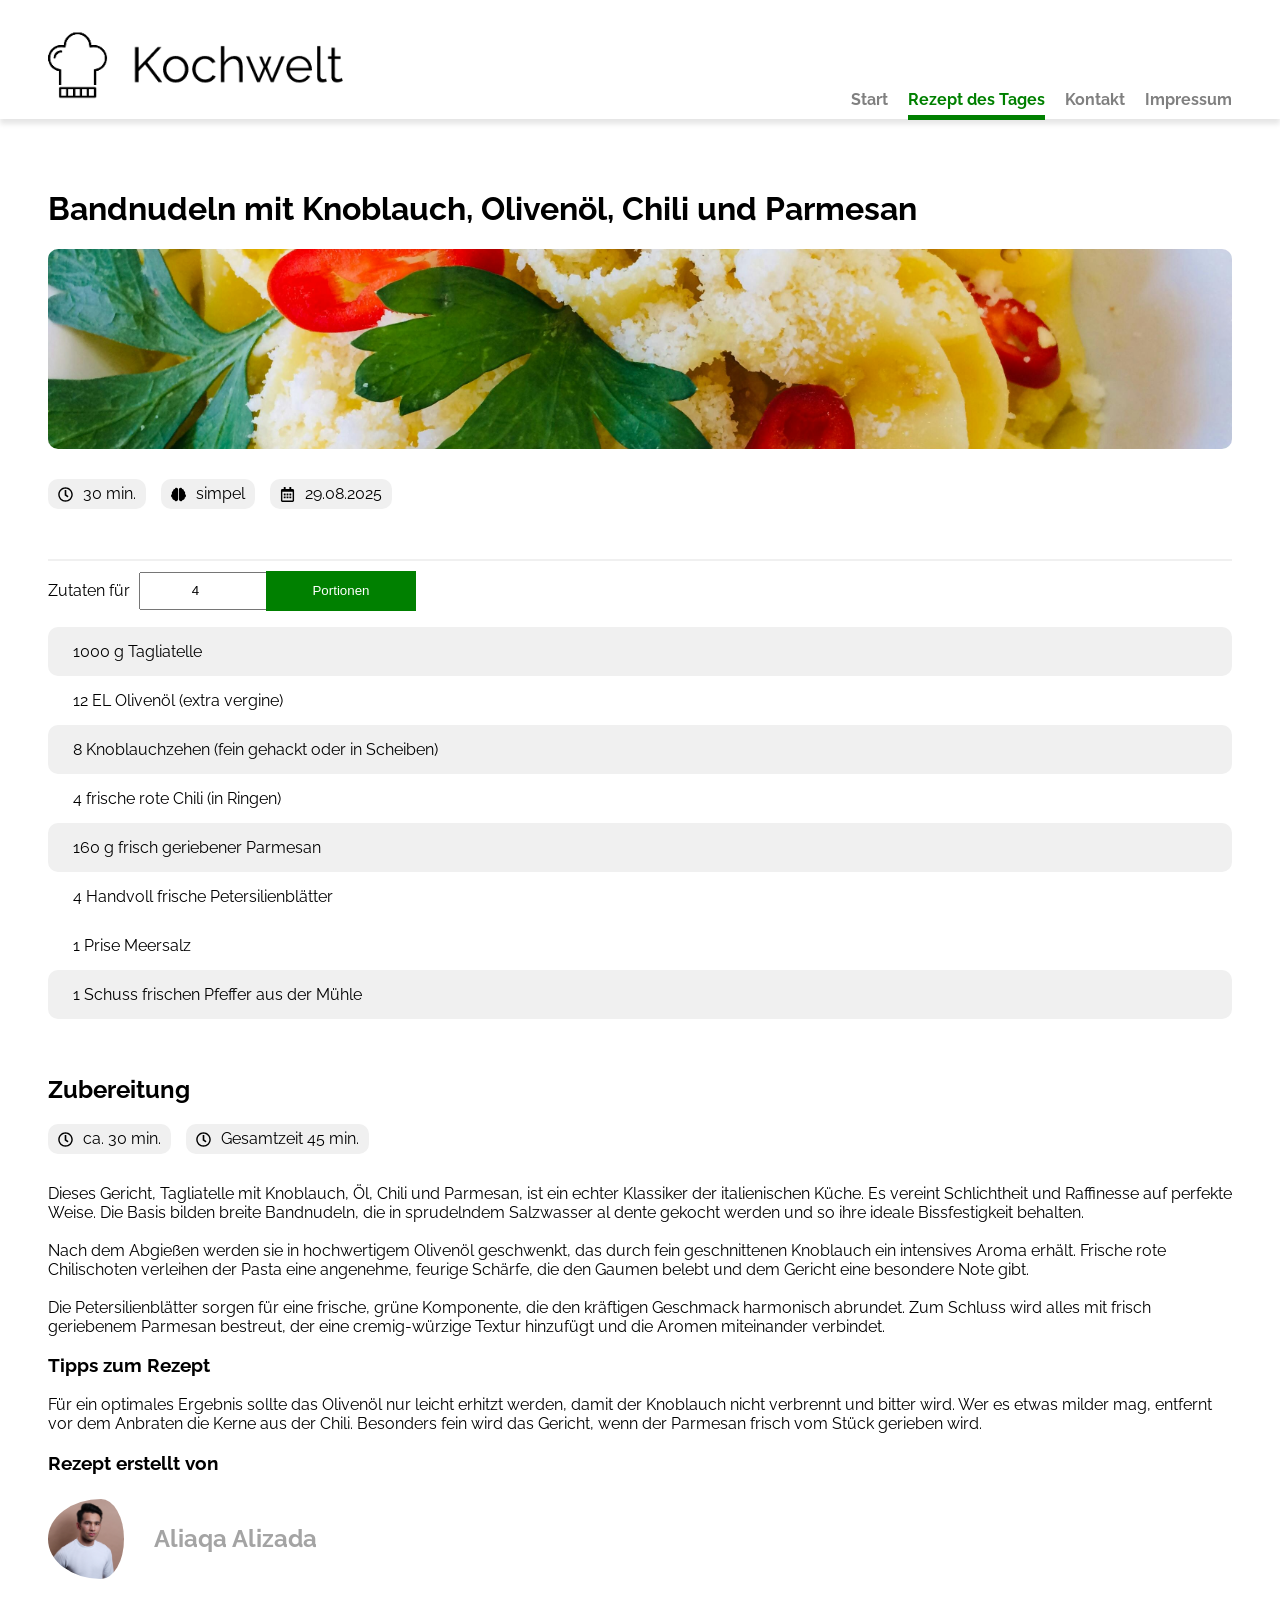
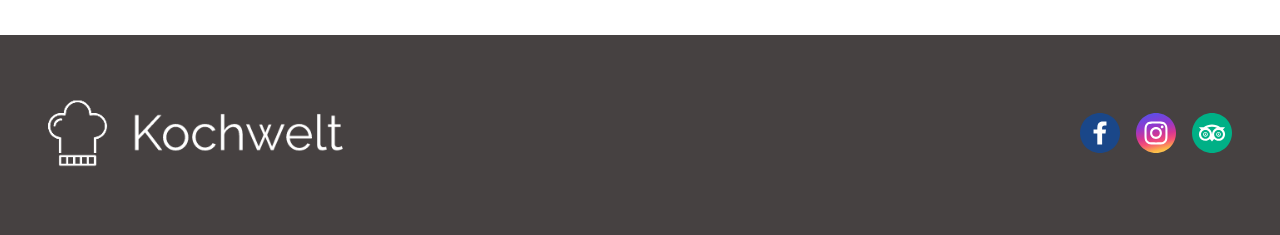
<file: recipe_Aliaqa.html>
<!DOCTYPE html>
<html lang="en">

<head>
  <meta charset="UTF-8" />
  <meta name="viewport" content="width=device-width, initial-scale=1.0" />
  <link rel="stylesheet" href="./css/style.css" />
  <link rel="stylesheet" href="./css/recipe.css" />
  <!-- <link rel="shortcut icon" href="./img/logo.png" type="image/x-icon" /> -->
   <link rel="shortcut icon" href="./img/logo_small.png" type="image/x-icon" />
  <script src="./scripts/script.js"></script>
  <script src="./scripts/recipe_Aliaqa.js"></script>
  <title>Nudelsuppe mit Garnelen</title>
</head>

<body onload="calculate()">
  <header>
    <div>
      <a href="./index.html"><img src="./img/logo.png" alt="Kochwelt" /></a>
      <nav id="menu-normal">
        <a href="./index.html">Start</a>
        <a id="active-page" href="./recipe_des_tag.html">Rezept des Tages</a>
        <a href="./contact.html">Kontakt</a>
        <a href="./impressum.html">Impressum</a>
      </nav>
      <img id="burger-icon" onclick="toggleRespMenu()" src="./img/icons/menu_icon.svg" alt="menu">
      <nav id="resp-menu" class="menu-mobile menu-mobile-closed">
        <a href="./index.html">Start</a>
        <a href="./recipe_des_tag.html">Rezept des Tages</a>
        <a href="./contact.html">Kontakt</a>
        <a href="./impressum.html">Impressum</a>
      </nav>
    </div>
  </header>

  <!-- Main -->
  <main>
    <h1>Bandnudeln mit Knoblauch, Olivenöl, Chili und Parmesan</h1>
    <img class="img-box" src="img/3.jpg" alt="Nudelsuppe mit Garnelen">
    <div class="icons-box">
      <div>
        <img src="./img/icons/clock-regular.svg" alt="">30 min.
      </div>
      <div>
        <img src="./img/icons/brain-solid.svg" alt="">simpel
      </div>
      <div>
        <img src="./img/icons/calendar-alt-regular.svg" alt="">29.08.2025
      </div>
    </div>
    <div id="separator"></div>

    <!-- Portions -->
    <div class="portions">
      <label for="input">Zutaten für </label>
      <input onchange="calculate()" type="number" id="input" min="1" max="20" value="4" required>
      <button onclick="calculate()">Portionen</button>
    </div>

    <!-- Ingredients -->
    <div id="content">

    </div>

    <!-- Preparation -->
    <h2>Zubereitung</h2>
    <div class="icons-box">
      <div><img src="./img/icons/clock-regular.svg" alt="clock">ca. 30 min.</div>
      <div><img src="./img/icons/clock-regular.svg" alt="clock">Gesamtzeit 45 min.</div>
    </div>
    <div class="preparation">
      <span>Dieses Gericht, Tagliatelle mit Knoblauch, Öl, Chili und Parmesan, ist ein echter Klassiker der italienischen Küche. Es vereint Schlichtheit und Raffinesse auf perfekte Weise. Die Basis bilden breite Bandnudeln, die in sprudelndem Salzwasser al dente gekocht werden und so ihre ideale Bissfestigkeit behalten.<br><br> Nach dem Abgießen werden sie in hochwertigem Olivenöl geschwenkt, das durch fein geschnittenen Knoblauch ein intensives Aroma erhält. Frische rote Chilischoten verleihen der Pasta eine angenehme, feurige Schärfe, die den Gaumen belebt und dem Gericht eine besondere Note gibt. <br><br> Die Petersilienblätter sorgen für eine frische, grüne Komponente, die den kräftigen Geschmack harmonisch abrundet. Zum Schluss wird alles mit frisch geriebenem Parmesan bestreut, der eine cremig-würzige Textur hinzufügt und die Aromen miteinander verbindet.
        <br>
        <h3>Tipps zum Rezept</h3>
       Für ein optimales Ergebnis sollte das Olivenöl nur leicht erhitzt werden, damit der Knoblauch nicht verbrennt und bitter wird. Wer es etwas milder mag, entfernt vor dem Anbraten die Kerne aus der Chili. Besonders fein wird das Gericht, wenn der Parmesan frisch vom Stück gerieben wird.
      </span>
    </div>
    <h3>Rezept erstellt von </h3>
    <div class="author">
      <img src="img/Alizada-Profile.jpg" alt="Aliaqa Alizada">
      <h4>Aliaqa Alizada</h4>
    </div>
  </main>


  <footer>
    <div id="footer-box">
      <a href="./index.html"><img id="logo-small-white" src="./img/logo_small-white.png" alt="logo small">
      <img id="logo-white" src="./img/logo-white.png" alt="logo"></a>
      <div id="footer-icon-box">
        <a href="http://www.facebook.com"><img src="./img/icons/facebook_logo.svg" alt="facebook"></a>
        <a href="http://www.instagram.com"><img src="./img/icons/instagram_logo.svg" alt="instagram"></a>
        <a href="http://www.tripadvisor.com"><img src="./img/icons/tripadvisor_logo.svg" alt="tripadvisor"></a>
      </div>
    </div>
  </footer>
</body>

</html>
</file>
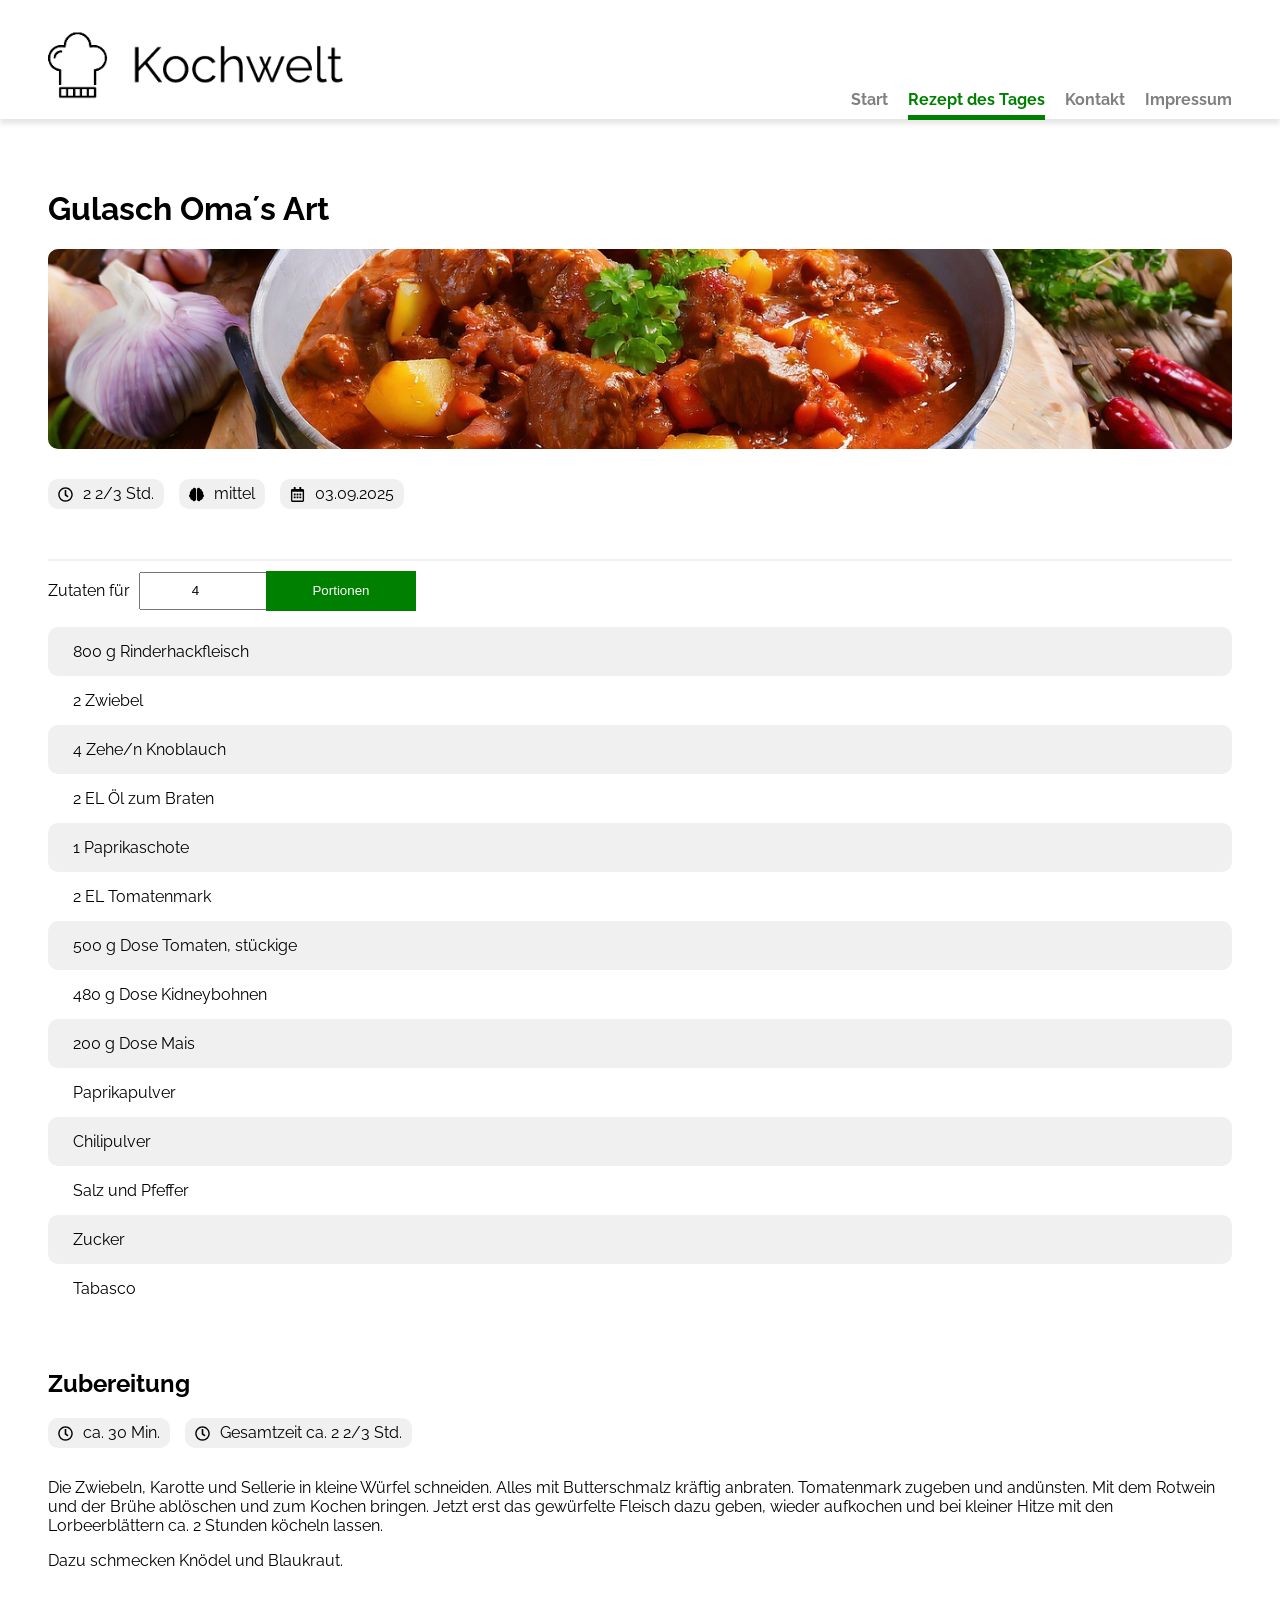
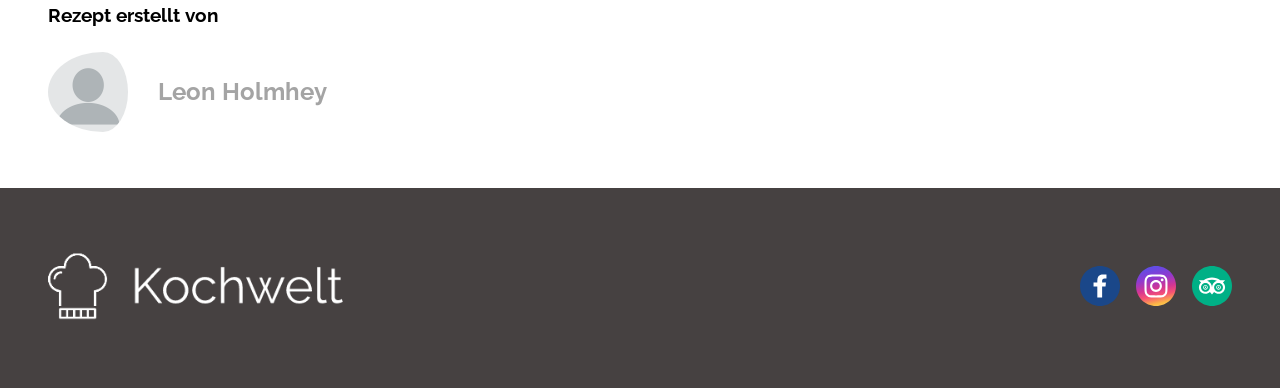
<file: recipe_des_tag.html>
<!DOCTYPE html>
<html lang="en">

<head>
  <meta charset="UTF-8" />
  <meta name="viewport" content="width=device-width, initial-scale=1.0" />
  <link rel="stylesheet" href="./css/style.css" />
  <link rel="stylesheet" href="./css/recipe.css">
  <!-- <link rel="shortcut icon" href="./img/logo.png" type="image/x-icon" /> -->
   <link rel="shortcut icon" href="./img/logo_small.png" type="image/x-icon" />
  <script src="./scripts/script.js"></script>
  <script src="./scripts/recipe_des_tag.js"></script>
  <title>Rezepgt des Tages</title>
</head>

<body onload="calculate()">
  <header>
    <div>
      <a href="./index.html"><img src="./img/logo.png" alt="Kochwelt" /></a>
      <nav id="menu-normal">
        <a href="./index.html">Start</a>
        <a id="active-page" href="./recipe_des_tag.html">Rezept des Tages</a>
        <a href="./contact.html">Kontakt</a>
        <a href="./impressum.html">Impressum</a>
      </nav>
      <img id="burger-icon" onclick="toggleRespMenu()" src="./img/icons/menu_icon.svg" alt="menu">
      <nav id="resp-menu" class="menu-mobile menu-mobile-closed">
        <a href="./index.html">Start</a>
        <a href="./recipe_des_tag.html">Rezept des Tages</a>
        <a href="./contact.html">Kontakt</a>
        <a href="./impressum.html">Impressum</a>
      </nav>
    </div>
  </header>

  <!-- Main -->
  <main>
    <h1>Gulasch Oma´s Art</h1>
    <img class="img-box" src="./img/gulasch.jpg" alt="gulasch">
    <div class="icons-box">
      <div>
        <img src="./img/icons/clock-regular.svg" alt="">2 2/3 Std.
      </div>
      <div>
        <img src="./img/icons/brain-solid.svg" alt="">mittel
      </div>
      <div>
        <img src="./img/icons/calendar-alt-regular.svg" alt="">03.09.2025
      </div>
    </div>
    <div id="separator"></div>

    <!-- Portions -->
    <div class="portions">
      <label for="input">Zutaten für </label>
      <input onchange="calculate()" type="number" id="input" min="1" max="20" value="4" required>
      <button onclick="calculate()">Portionen</button>
    </div>

    <!-- Ingredients -->
    <div id="content">

    </div>

    <!-- Preparation -->
    <h2>Zubereitung</h2>
    <div class="icons-box">
      <div><img src="./img/icons/clock-regular.svg" alt="clock">ca. 30 Min.</div>
      <div><img src="./img/icons/clock-regular.svg" alt="clock">Gesamtzeit ca. 2 2/3 Std.</div>
    </div>
    <div class="preparation">
      <span>Die Zwiebeln, Karotte und Sellerie in kleine Würfel schneiden.
        Alles mit Butterschmalz kräftig anbraten. Tomatenmark zugeben und andünsten. Mit dem Rotwein und der Brühe
        ablöschen und zum Kochen bringen. Jetzt erst das gewürfelte Fleisch dazu geben, wieder aufkochen und bei kleiner
        Hitze mit den Lorbeerblättern ca. 2 Stunden köcheln lassen.
        <p>
          Dazu schmecken Knödel und Blaukraut.
        </p>
      </span>
    </div>
    <h3>Rezept erstellt von </h3>
    <div class="author">
      <img src="./img/profile.png" alt="Leon Holmhey">
      <h4>Leon Holmhey</h4>
    </div>
  </main>
  
  <footer>
    <div id="footer-box">
      <a href="./index.html"><img id="logo-small-white" src="./img/logo_small-white.png" alt="logo small">
      <img id="logo-white" src="./img/logo-white.png" alt="logo"></a>
      <div id="footer-icon-box">
        <a href="http://www.facebook.com"><img src="./img/icons/facebook_logo.svg" alt="facebook"></a>
        <a href="http://www.instagram.com"><img src="./img/icons/instagram_logo.svg" alt="instagram"></a>
        <a href="http://www.tripadvisor.com"><img src="./img/icons/tripadvisor_logo.svg" alt="tripadvisor"></a>
      </div>
    </div>
  </footer>
</body>

</html>
</file>
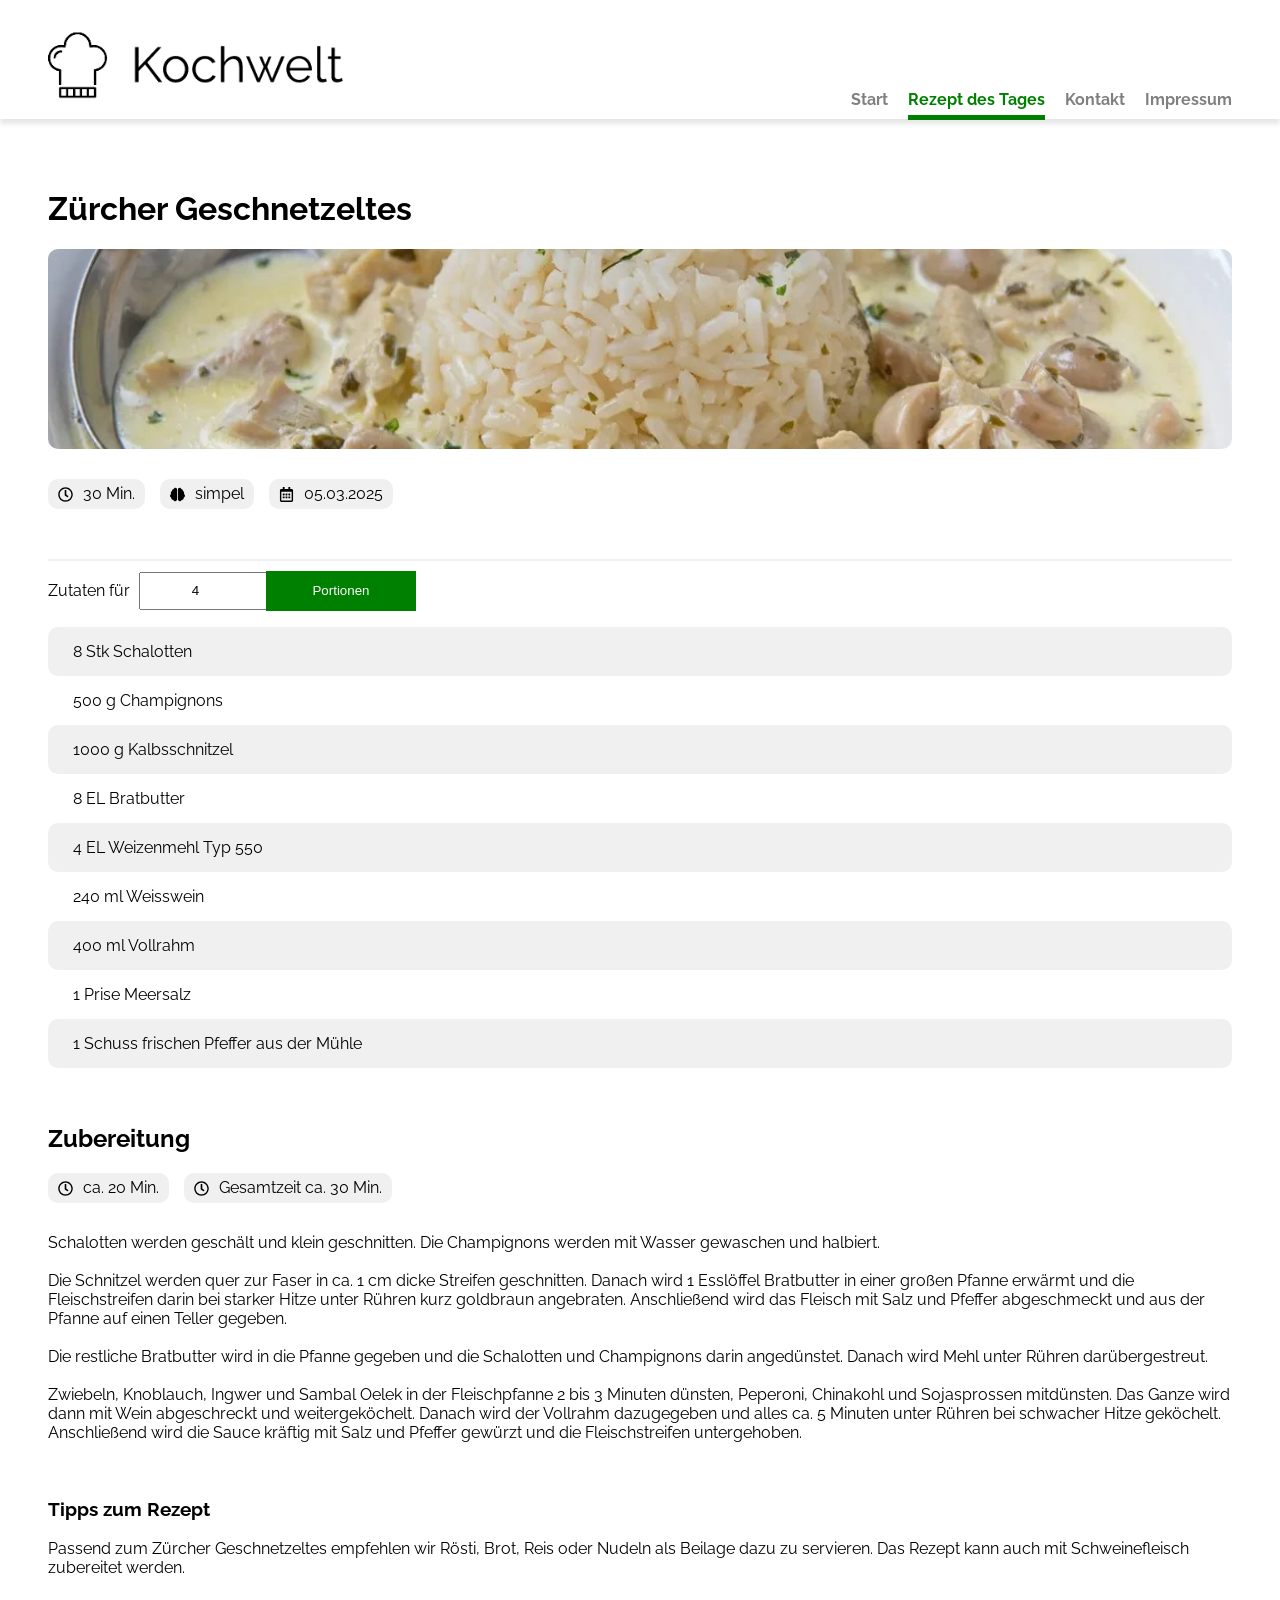
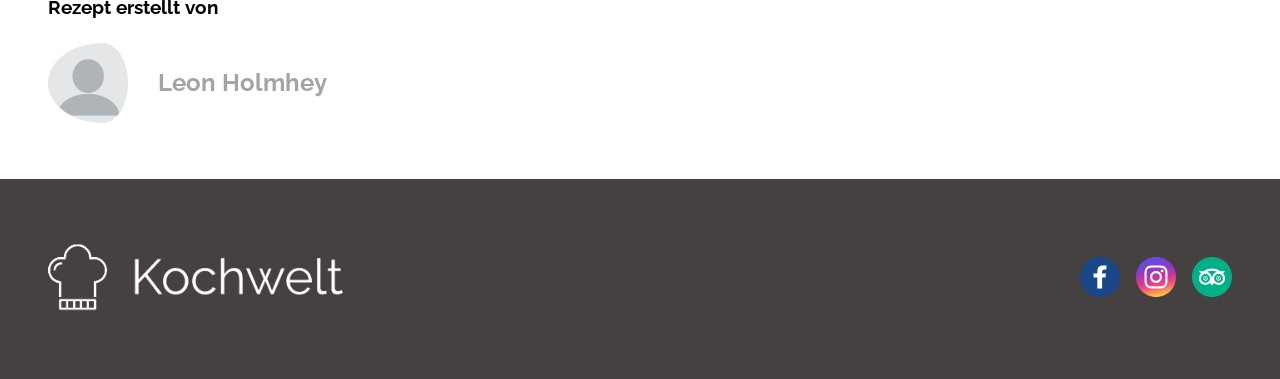
<file: recipe_Leon.html>
<!DOCTYPE html>
<html lang="en">

<head>
  <meta charset="UTF-8" />
  <meta name="viewport" content="width=device-width, initial-scale=1.0" />
  <link rel="stylesheet" href="./css/style.css" />
  <link rel="stylesheet" href="./css/recipe.css">
  <!-- <link rel="shortcut icon" href="./img/logo.png" type="image/x-icon" /> -->
   <link rel="shortcut icon" href="./img/logo_small.png" type="image/x-icon" />
  <script src="./scripts/script.js"></script>
  <script src="./scripts/recipe_Leon.js"></script>
  <title>Zürcher Geschnetzeltes</title>
</head>

<body onload="calculate()">
  <header>
    <div>
      <a href="./index.html"><img src="./img/logo.png" alt="Kochwelt" /></a>
      <nav id="menu-normal">
        <a href="./index.html">Start</a>
        <a id="active-page" href="./recipe.html">Rezept des Tages</a>
        <a href="./contact.html">Kontakt</a>
        <a href="./impressum.html">Impressum</a>
      </nav>
      <img id="burger-icon" onclick="toggleRespMenu()" src="./img/icons/menu_icon.svg" alt="menu">
      <nav id="resp-menu" class="menu-mobile menu-mobile-closed">
        <a href="./index.html">Start</a>
        <a href="./recipe_des_tag.html">Rezept des Tages</a>
        <a href="./contact.html">Kontakt</a>
        <a href="./impressum.html">Impressum</a>
      </nav>
    </div>
  </header>

  <!-- Main -->
  <main>
    <h1>Zürcher Geschnetzeltes</h1>
    <img class="img-box" src="./img/zuercher-geschnetzeltes.jpg" alt="Zürcher_Geschnetzeltes">
    <div class="icons-box">
      <div>
        <img src="./img/icons/clock-regular.svg" alt="Uhr">30 Min.
      </div>
      <div>
        <img src="./img/icons/brain-solid.svg" alt="">simpel
      </div>
      <div>
        <img src="./img/icons/calendar-alt-regular.svg" alt="">05.03.2025
      </div>
    </div>
    <div id="separator"></div>

    <!-- Portions -->
    <div class="portions">
      <label for="input">Zutaten für </label>
      <input onchange="calculate()" type="number" id="input" min="1" max="20" value="4" required>
      <button onclick="calculate()">Portionen</button>
    </div>

    <!-- Ingredients -->
    <div id="content">

    </div>

    <!-- Preparation -->
    <h2>Zubereitung</h2>
    <div class="icons-box">
      <div><img src="./img/icons/clock-regular.svg" alt="clock">ca. 20 Min.</div>
      <div><img src="./img/icons/clock-regular.svg" alt="clock">Gesamtzeit ca. 30 Min.</div>
    </div>
    <div class="preparation">
      <span>Schalotten werden geschält und klein geschnitten. Die Champignons werden mit Wasser gewaschen und halbiert.<br><br>
        Die Schnitzel werden quer zur Faser in ca. 1 cm dicke Streifen geschnitten. Danach wird 1 Esslöffel Bratbutter in einer großen Pfanne erwärmt und die Fleischstreifen darin bei starker Hitze unter Rühren kurz goldbraun angebraten. 
        Anschließend wird das Fleisch mit Salz und Pfeffer abgeschmeckt und aus der Pfanne auf einen Teller gegeben.<br><br>
        Die restliche Bratbutter wird in die Pfanne gegeben und die Schalotten und Champignons darin angedünstet. Danach wird Mehl unter Rühren darübergestreut.<br><br>
        Zwiebeln, Knoblauch, Ingwer und Sambal Oelek in der Fleischpfanne 2 bis 3 Minuten dünsten, Peperoni, Chinakohl und Sojasprossen mitdünsten.
        Das Ganze wird dann mit Wein abgeschreckt und weitergeköchelt. Danach wird der Vollrahm dazugegeben und alles ca. 5 Minuten unter Rühren bei schwacher Hitze geköchelt. Anschließend wird die Sauce kräftig mit Salz und Pfeffer gewürzt und die Fleischstreifen untergehoben.<br><br>
        <br>
        <h3>Tipps zum Rezept</h3>
        Passend zum Zürcher Geschnetzeltes empfehlen wir Rösti, Brot, Reis oder Nudeln als Beilage dazu zu servieren. Das Rezept kann auch mit Schweinefleisch zubereitet werden.
      </span>
    </div>
    <h3>Rezept erstellt von </h3>
    <div class="author">
      <img src="./img/profile.png" alt="Profile_Leon_Holmhey">
      <h4>Leon Holmhey</h4>
    </div>
  </main>
  <footer>
    <div id="footer-box">
      <a href="./index.html"><img id="logo-small-white" src="./img/logo_small-white.png" alt="logo small">
      <img id="logo-white" src="./img/logo-white.png" alt="logo"></a>
      <div id="footer-icon-box">
        <a href="http://www.facebook.com"><img src="./img/icons/facebook_logo.svg" alt="facebook"></a>
        <a href="http://www.instagram.com"><img src="./img/icons/instagram_logo.svg" alt="instagram"></a>
        <a href="http://www.tripadvisor.com"><img src="./img/icons/tripadvisor_logo.svg" alt="tripadvisor"></a>
      </div>
    </div>
  </footer>
</body>

</html>
</file>
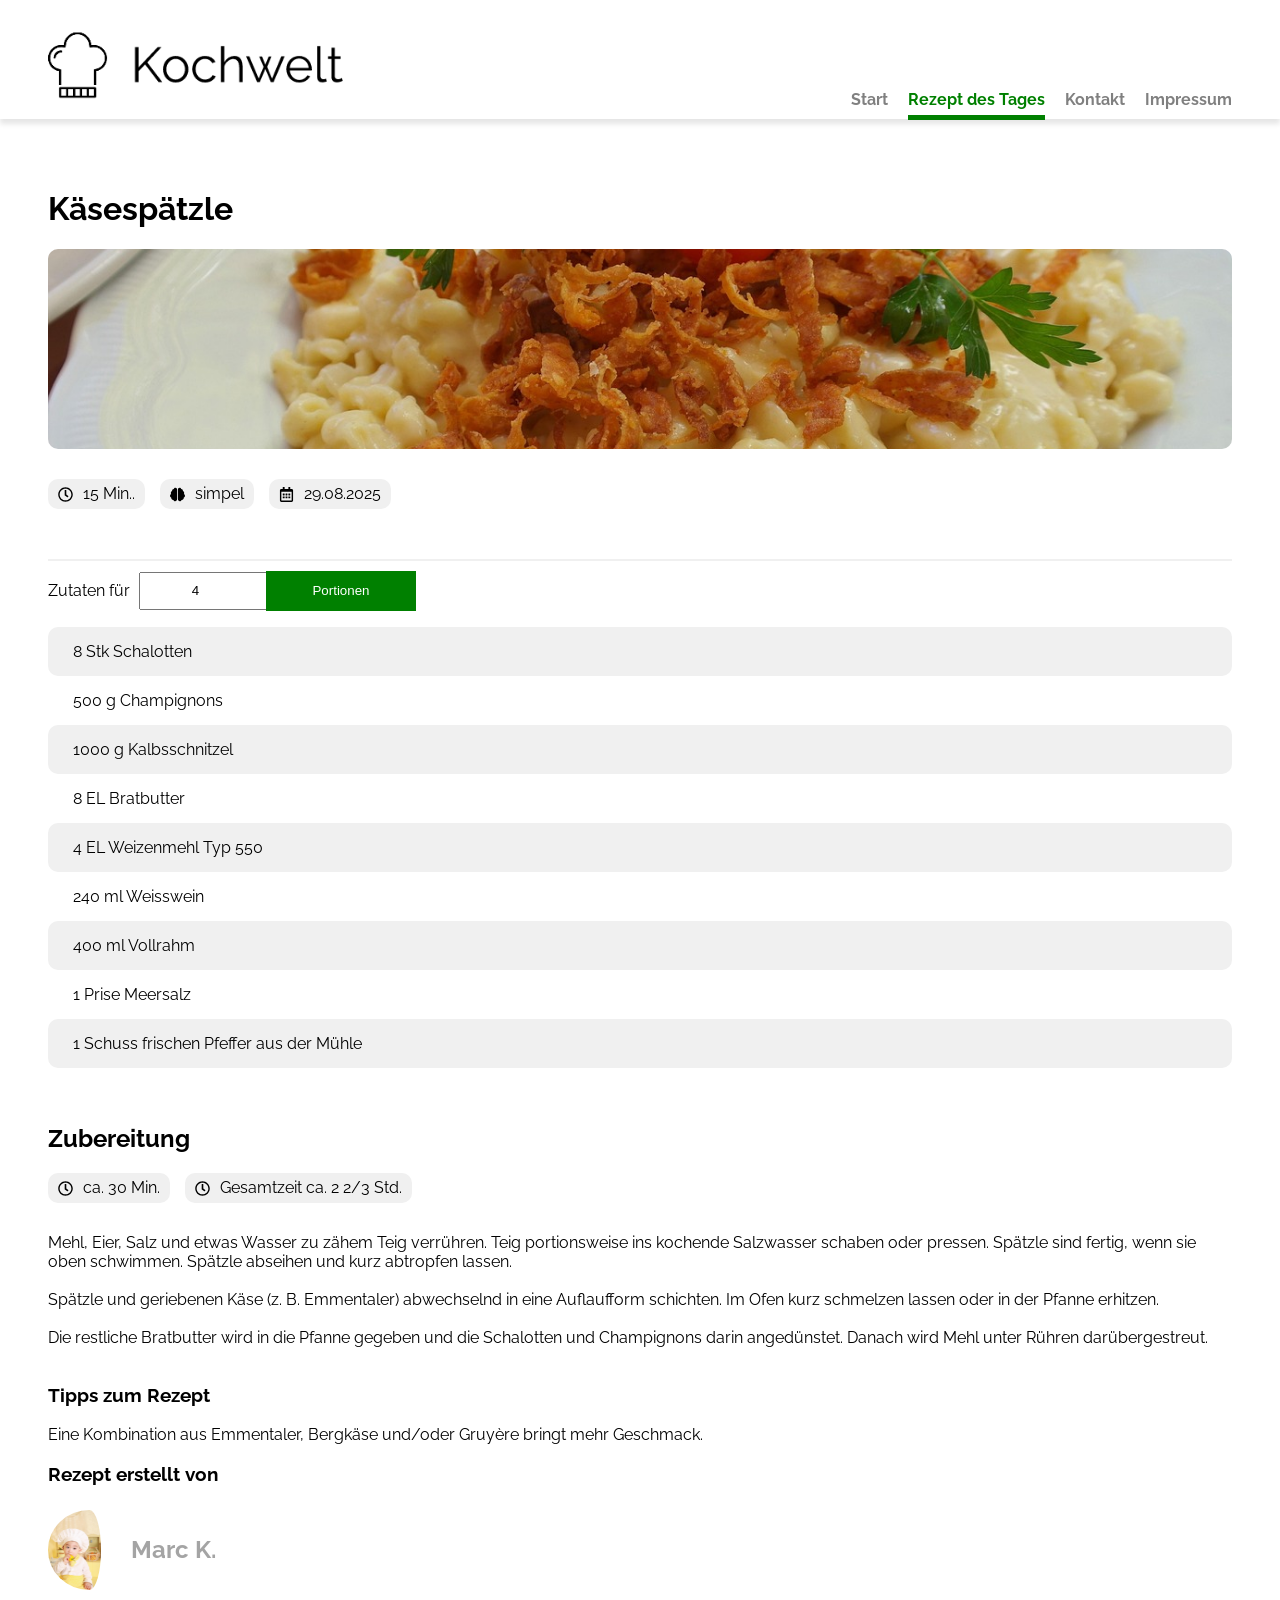
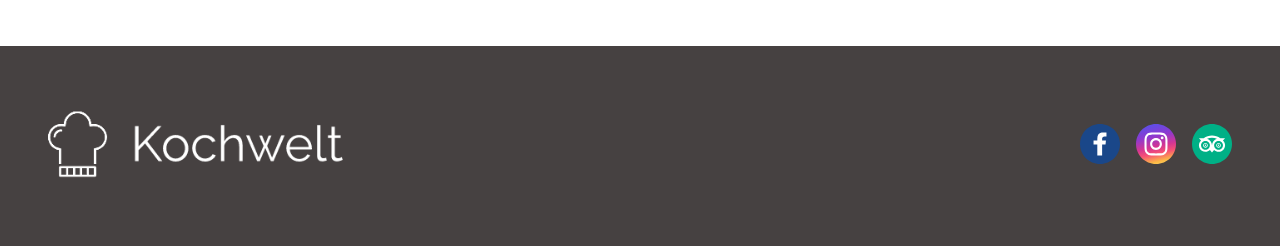
<file: recipe_Marc.html>
<!DOCTYPE html>
<html lang="en">

<head>
  <meta charset="UTF-8" />
  <meta name="viewport" content="width=device-width, initial-scale=1.0" />
  <link rel="stylesheet" href="./css/style.css" />
  <link rel="stylesheet" href="./css/recipe.css">
  <!-- <link rel="shortcut icon" href="./img/logo.png" type="image/x-icon" /> -->
   <link rel="shortcut icon" href="./img/logo_small.png" type="image/x-icon" />
  <script src="./scripts/script.js"></script>
  <script src="./scripts/recipe_Marc.js"></script>
  <title>Käsespätzle</title>
</head>

<body onload="calculate()">
  <header>
    <div>
      <a href="./index.html"><img src="./img/logo.png" alt="Kochwelt" /></a>
      <nav id="menu-normal">
        <a href="./index.html">Start</a>
        <a id="active-page" href="./recipe_des_tag.html">Rezept des Tages</a>
        <a href="./contact.html">Kontakt</a>
        <a href="./impressum.html">Impressum</a>
      </nav>
      <img id="burger-icon" onclick="toggleRespMenu()" src="./img/icons/menu_icon.svg" alt="menu">
      <nav id="resp-menu" class="menu-mobile menu-mobile-closed">
        <a href="./index.html">Start</a>
        <a href="./recipe_des_tag.html">Rezept des Tages</a>
        <a href="./contact.html">Kontakt</a>
        <a href="./impressum.html">Impressum</a>
      </nav>
    </div>
  </header>

  <!-- Main -->
  <main>
    <h1>Käsespätzle</h1>
    <img class="img-box" src="./img/kaesespaetzle.jpg" alt="Käsespätzle">
    <div class="icons-box">
      <div>
        <img src="./img/icons/clock-regular.svg" alt="">15 Min..
      </div>
      <div>
        <img src="./img/icons/brain-solid.svg" alt="">simpel
      </div>
      <div>
        <img src="./img/icons/calendar-alt-regular.svg" alt="">29.08.2025
      </div>
    </div>
    <div id="separator"></div>

    <!-- Portions -->
    <div class="portions">
      <label for="input">Zutaten für </label>
      <input onchange="calculate()" type="number" id="input" min="1" max="20" value="4" required>
      <button onclick="calculate()">Portionen</button>
    </div>

    <!-- Ingredients -->
    <div id="content">

    </div>

    <!-- Preparation -->
    <h2>Zubereitung</h2>
    <div class="icons-box">
      <div><img src="./img/icons/clock-regular.svg" alt="clock">ca. 30 Min.</div>
      <div><img src="./img/icons/clock-regular.svg" alt="clock">Gesamtzeit ca. 2 2/3 Std.</div>
    </div>
    <div class="preparation">
      <span>Mehl, Eier, Salz und etwas Wasser zu zähem Teig verrühren. Teig portionsweise ins kochende Salzwasser schaben oder pressen. Spätzle sind fertig, wenn sie oben schwimmen. Spätzle abseihen und kurz abtropfen lassen.<br><br>
       Spätzle und geriebenen Käse (z. B. Emmentaler) abwechselnd in eine Auflaufform schichten. Im Ofen kurz schmelzen lassen oder in der Pfanne erhitzen.<br><br>
        Die restliche Bratbutter wird in die Pfanne gegeben und die Schalotten und Champignons darin angedünstet. Danach wird Mehl unter Rühren darübergestreut.<br><br>
        <h3>Tipps zum Rezept</h3>
        Eine Kombination aus Emmentaler, Bergkäse und/oder Gruyère bringt mehr Geschmack.
      </span>
    </div>
    <h3>Rezept erstellt von </h3>
    <div class="author">
      <img src="./img/koch-marc.jpg" alt="Prifil_Marc">
      <h4>Marc K.</h4>
    </div>
  </main>
  <footer>
    <div id="footer-box">
      <a href="./index.html"><img id="logo-small-white" src="./img/logo_small-white.png" alt="logo small">
      <img id="logo-white" src="./img/logo-white.png" alt="logo"></a>
      <div id="footer-icon-box">
        <a href="http://www.facebook.com"><img src="./img/icons/facebook_logo.svg" alt="facebook"></a>
        <a href="http://www.instagram.com"><img src="./img/icons/instagram_logo.svg" alt="instagram"></a>
        <a href="http://www.tripadvisor.com"><img src="./img/icons/tripadvisor_logo.svg" alt="tripadvisor"></a>
      </div>
    </div>
  </footer>
</body>

</html>
</file>
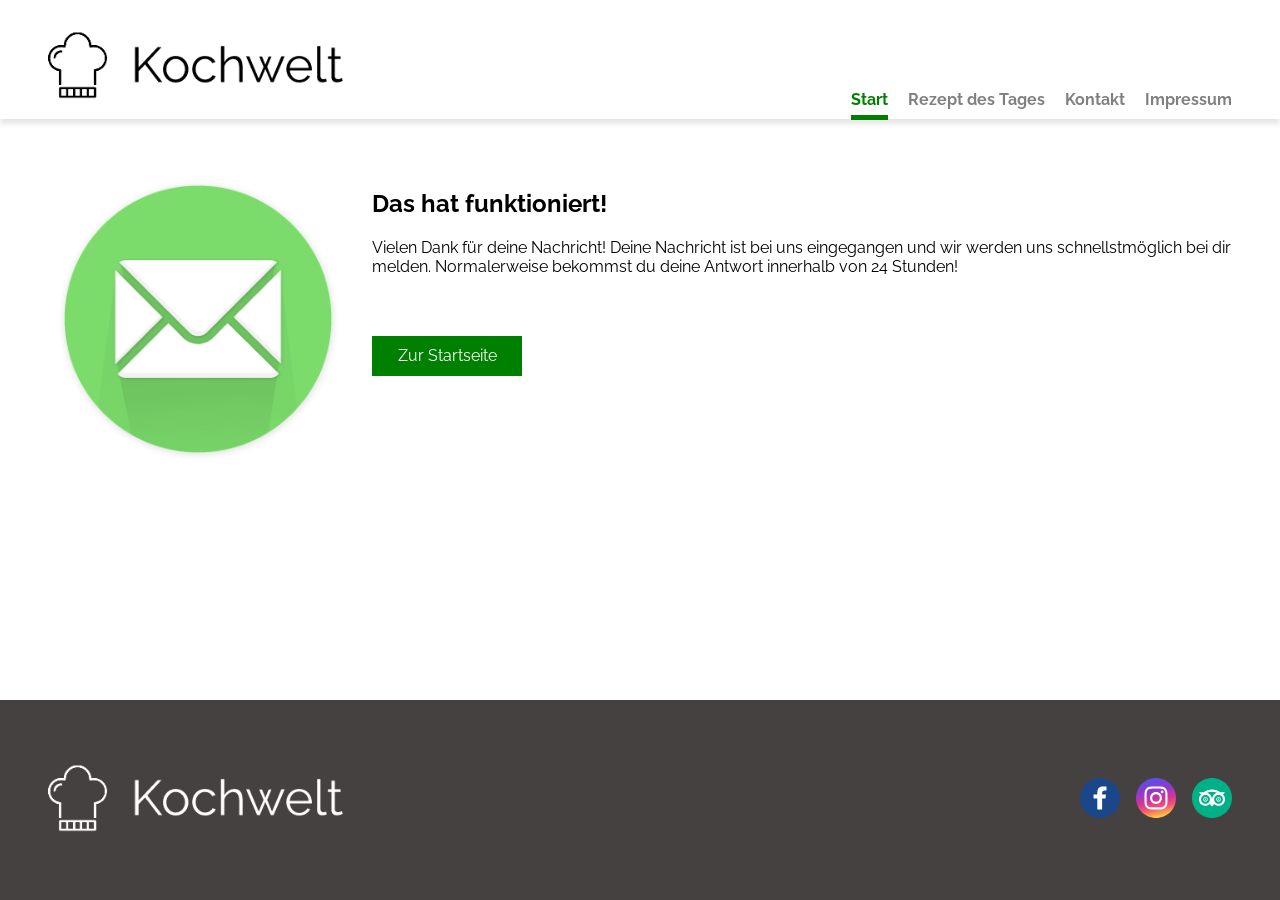
<file: send_mail.html>
<!DOCTYPE html>
<html lang="en">

<head>
  <meta charset="UTF-8" />
  <meta name="viewport" content="width=device-width, initial-scale=1.0" />
  <link rel="stylesheet" href="./css/style.css" />
  <link rel="stylesheet" href="./css/main.css" />
  <script src="./scripts/script.js"></script>
  <!-- <link rel="shortcut icon" href="./img/logo.png" type="image/x-icon" /> -->
    <link rel="shortcut icon" href="./img/logo_small.png" type="image/x-icon" />
  <title>Kochwelt</title>
</head>

<body>
  <header>
    <div>
      <a href="./index.html"><img src="./img/logo.png" alt="Kochwelt" /></a>
      <nav id="menu-normal">
        <a id="active-page" href="./index.html">Start</a>
        <a href="./recipe_des_tag.html">Rezept des Tages</a>
        <a href="./contact.html">Kontakt</a>
        <a href="./impressum.html">Impressum</a>
      </nav>
      <img id="burger-icon" onclick="toggleRespMenu()" src="./img/icons/menu_icon.svg" alt="menu">
      <nav id="resp-menu" class="menu-mobile menu-mobile-closed">
        <a href="./index.html">Start</a>
        <a href="./recipe_des_tag.html">Rezept des Tages</a>
        <a href="./contact.html">Kontakt</a>
        <a href="./impressum.html">Impressum</a>
      </nav>
    </div>
  </header>

  <!-- Main -->
  <main>
    <div class="recipe-of-the-day">
      <img class="main-pic" src="./img/mail-1454732_1280.png" alt="Gulasch">
      <div class="right-side">
        <h2>Das hat funktioniert!</h2>
        Vielen Dank für deine Nachricht! Deine Nachricht ist bei uns eingegangen und wir werden uns schnellstmöglich bei dir melden. Normalerweise bekommst du deine Antwort innerhalb von 24 Stunden!
        <a class="button" href="./index.html">Zur Startseite</a>
      </div>
    </div>
    
    

  </main>
  <footer>
    <div id="footer-box">
      <a href="./index.html"><img id="logo-small-white" src="./img/logo_small-white.png" alt="logo small">
      <img id="logo-white" src="./img/logo-white.png" alt="logo"></a>
      <div id="footer-icon-box">
        <a href="http://www.facebook.com"><img src="./img/icons/facebook_logo.svg" alt="facebook"></a>
        <a href="http://www.instagram.com"><img src="./img/icons/instagram_logo.svg" alt="instagram"></a>
        <a href="http://www.tripadvisor.com"><img src="./img/icons/tripadvisor_logo.svg" alt="tripadvisor"></a>
      </div>
    </div>
  </footer>
</body>

</html>
</file>
<file: css/style.css>
@font-face {
  font-family: raleway;
  src: url(../fonts/Raleway/Raleway-VariableFont_wght.ttf);
}

body {
  margin: 0;
  font-family: raleway;
  overflow-x: hidden;
}


/*    header      */
header {
  box-shadow: 0px 5px 5px rgba(0, 0, 0, 0.1);
}

header img {
  height: 100px;
}

header div {
  display: flex;
  margin: 15px auto 0;
  max-width: 1440px;
  justify-content: space-between;
}

header nav {
  display: flex;
  align-items: flex-end;
  padding-bottom: 10px;
  gap: 20px;
}

nav a {
  font-weight: 700;
  font-size: 16px;
  text-decoration: none;
  color: gray;
}

nav a:hover,
#active-page {
  text-decoration: underline;
  text-underline-offset: 10px;
  text-decoration-thickness: 5px;
  color: green;
}

main {
  flex: 1;
}

/*      menu mobile     */
.menu-mobile {
  position: fixed;
  top: 100px;
  right: 0;
  flex-direction: column;
  display: flex;
  background-color: white;
  border-radius: 0 0 0 15px;
  padding: 30px;
  transition: all 250ms;
  box-shadow: 0px 0px 10px rgb(0, 95, 0);
}

.menu-mobile-closed {
  transform: translateX(100%);
  box-shadow: none;
}

#burger-icon {
  position: absolute;
  top: 36px;
  right: 24px;
  height: 36px;
  padding: 5px;
}


/*      footer      */
footer {
  align-content: center;
  height: 200px;
  background-color: rgb(70, 65, 65);
}

#footer-box {
  display: flex;
  align-items: center;
  justify-content: space-between;
  margin-left: auto;
  margin-right: auto;
  width: 1440px;
}

#footer-icon-box {
  display: flex;
  gap: 16px;
}

#logo-white {
  height: 100px;
}

#logo-small-white {
  height: 60px;
}



/*      responsivity     */
@media (max-width: 1550px) {

  header div,
  #footer-box {
    width: 92.5vw;
  }
}

@media (max-width: 840px) {
  header img {
    height: 80px;
  }
}

@media (min-width: 768px) {
  #menu-mobile {
    display: none;
  }

  #resp-menu {
    display: none;
  }

  #burger-icon {
    display: none;
  }
}

@media (max-width: 767px) {
  #menu-normal {
    display: none;
  }

  footer {
    height: 150px;
  }

  #footer-box {
    height: 80px;
  }
}

@media (min-width: 600px) {
  #logo-small-white {
    display: none;
  }
}

@media (max-width: 599px) {
  #logo-white {
    display: none;
  }

  footer {
    height: 125px;
  }

  #footer-box {
    width: 70vw;
  }
}

@media (max-width: 410px) {
  header img {
    height: 50px;
  }

  #burger-icon {
    position: absolute;
    top: 24px;
    height: 20px;
  }
}
</file>
<file: css/main.css>
body {
    display: flex !important;
    flex-direction: column;
    min-height: 100vh;
}

main {
    display: flex;
    flex-direction: column;
    align-items: center;
    margin: 50px auto;
    flex: 1;
}

.recipe-of-the-day {
    display: flex;
    width: 1440px;
    padding-bottom: 50px;
}

.right-side {
    display: flex;
    flex-direction: column;
    align-items: flex-start;
}

.button {
    display: flex;
    background-color: green;
    border: none;
    color: white;
    height: 40px;
    width: 150px;
    text-decoration: none;
    align-items: center;
    justify-content: center;
    margin-top: 60px;
}

.button:hover {
    background-color: rgb(0, 170, 0);
    cursor: pointer;
}

.main-pic {
    height: 300px;
    object-fit: cover;
    background-size: cover;
    border-radius: 10px;
    margin-right: 24px;
}

.gray-banner {
    display: flex;
    background-color: #efefef;
    justify-content: center;
}
 
.try-something-new {
    display: flex;
    width: 1440px;
    align-items: center;
    flex-direction: column;

}

.suggestions {
    display: flex;
    justify-content: space-between;
    width: 1440px;
    padding-bottom: 40px;
}

.single_menu {
    display: flex;
    flex-direction: column;
    align-items: center;
    text-decoration: none;
    color: black;
    font-weight: bold;
    gap: 8px;
}

.img-suggestion {
    height: 250px;
    width: 250px;
    object-fit: cover;
    background-size: cover;
    border-radius: 10px;
    transition: filter 0.3s ease;
}

.single_menu img:hover{
    filter: brightness(1.1);
}

.img-comparison {
    height: 250px;
    width: 250px;
    object-fit: cover;
    background-size: cover;
    border-radius: 10px;
}

.whats-better {
    width: 1440px;
}

.whats-better h2 {
    text-align: center;
}

.comparison {
    display: flex;
    width: 1440px;
}

.comparison span {
    padding-right: 24px;
}

@media (min-width: 1550px) {
    .gray-banner {
        width: 100vw;
    }
}

@media (max-width: 1550px) {
    main, .recipe-of-the-day, .whats-better, .try-something-new, .suggestions, .comparison {
        width: 92.5vw;
    }
    .gray-banner {
        margin: 0 !important;
        width: 100vw;
    }
}

@media (max-width: 840px) {
    .button {
        margin-top: 16px;
    }

    .recipe-of-the-day {
        flex-direction: column;
    }

    .main-pic {
        margin-right: 0;}

    .suggestions {
        flex-direction: column;
        gap: 48px;
    }

    .suggestions img {
        width: 92.5vw;
    }

    .comparison {
        flex-direction: column;
        gap: 24px;
    }

    .img-comparison {
        width: 92.5vw;
    }    
}

@media (max-width: 555px) {
   .whats-better h2 {
    text-align: start;
   } 
}

@media (max-width: 360px) {
    .whats-better h2 {
        font-size: 20px;
    
       } 
}
</file>
<file: css/contact.css>
body {
    margin: 0;
    display: flex;
    flex-direction: column;
    min-height: 100vh;   
}

h1 {
    text-align: center;
}

.form-container {
    display: flex;
    flex-direction: column;
    align-items: center;
    box-sizing: border-box;
    flex: 1;
}

.form-row {
    max-width: 640px;
    display: flex;
    justify-content: center;
    align-items: center;
    padding: 24px;
}

.form-row input {
    width: 280px;
    margin: 0 8px;
    font-size: 16px;
    padding: 16px;
    border-radius: 24px;
    background-color: #e4e4e4;
    text-align: center;
    border: none;
    outline-color: green;
}

.form-row textarea {
    width: 624px;
    height: 200px;
    font-size: 16px;
    padding: 16px;
    border-radius: 24px;
    resize: vertical;
    background-color: #e4e4e4;
    border: none;
    margin: 0 8px;
    outline-color: green;
}

.form-row button {
    height: 40px;
    width: 150px;
    background-color: green;
    color: white;
    border: none;
    font-size: 16px;

}

.form-row button:hover {

    background-color: rgb(0, 170, 0);
    cursor: pointer;

}

.back-to-home {
    display: flex;
    justify-content: center;
}

.back-to-home-btn {
    padding: 16px;
    background-color: green;
    color: white;
    font-size: 16px;
    border: none;
    text-decoration: none;
    text-align: center;
    margin: 0 24px;
}

.back-to-home-btn:hover {
    background-color: rgb(0, 170, 0);
    cursor: pointer;
}




/* Contact */
@media(max-width: 760px) {
    .form-row {
        flex-direction: column;
    }

    .form-row input {
        margin: 8px;
    }

    .form-row textarea {
        width: 280px;
    }

    .form-row input {
        width: 280px;
    }

    h1 {
        padding: 0 36px;
    }



}

@media(max-width: 400px) {
    .form-row textarea {
        width: 200px;

    }

    .form-row input {
        width: 200px;
    }



}
</file>
<file: css/style_impressum.css>
body {
  margin: 0;
  display: flex;
  flex-direction: column;
  min-height: 100vh;
}

.impressum-title {
  display: flex;
  justify-content: center;
  margin-top: 56px;
}

.impressum {
  display: flex;
  flex-wrap: wrap;
  justify-content: center;
  margin: 56px 24px;
  text-align: center;
}

.adr {
  width: 250px;
  height: 250px;
  background-color: rgb(248, 248, 248);
  margin: 16px;
  border-radius: 10px;
  text-align: center;
}

.adr:hover {
  box-shadow: 0px 0px 10px rgb(0, 95, 0);
  background-color: rgb(255, 255, 255);
}

.impressum-links {
  text-decoration: none;
  color: green;
}

.impressum-links:hover {
  color: rgb(114, 124, 0);
}

main {
  justify-items: center;
}

#datenschutz {
  margin: 150px 36px;
  max-width: 1440px;

}

h1 {
  text-align: center;
}

@media (max-width: 768px) {
  #datenschutz {
    width: 90vw;
  }
}

@media (max-width: 700px) {
  h1 {
    font-size: 24px;
  }
  #datenschutz {
    margin: 50px 16px;
  }
}

@media (max-width: 400px) {
  #datenschutz {
    margin: 50px 0;
  }
}
</file>
<file: css/recipe.css>
body {
  display: flex;
  flex-direction: column;
  min-height: 100vh;
}

main {
  display: flex;
  flex-direction: column;
  width: 1440px;
  margin: 50px auto;
}

.img-box {
  height: 200px;
  object-fit: cover;
  background-size: cover;
  background-position: 50%;
  border-radius: 10px;
  margin-bottom: 30px;
}

.icons-box {
  display: flex;
  height: 30px;
  gap: 15px;
}

.icons-box div {
  background-color: #f0f0f0;
  padding: 5px 10px;
  border-radius: 10px;
}

.icons-box img {
  height: 15px;
  width: 15px;
  padding-right: 10px;
  vertical-align: middle;
}

#separator {
  margin-top: 50px;
  border: 1px solid #f0f0f0;
}

.portions {
  margin-top: 10px;
}

.portions button {
  background-color: green;
  border: none;
  color: white;
  height: 40px;
  width: 150px;
}

.portions button:hover {
  background-color: rgb(0, 170, 0);
  cursor: pointer;
}

.portions input {
  height: 32px;
  width: 120px;
  margin-left: 5px;
  margin-right: -5px;
  text-align: center;
  outline-color: green;
}

.ingredients {
  width: 100%;
  margin-top: 10px;
}

ul {
  display: block;
  padding-left: 0;
}

.bg_gray {
  border-radius: 10px;
  background-color: #f0f0f0;
}

li {
  padding: 15px 25px;
  list-style-type: none;
}

h2 {
  padding-top: 20px;
}

h4 {
  font-size: 24px;
  color: #a4a4a4;
}

.preparation {
  margin-top: 30px;
}

.author {
  display: flex;
  align-items: center;
}

.author img {
  height: 80px;
  border-radius: 50%;
  padding-right: 30px;
}

@media (max-width: 1550px) {
  main {
    width: 92.5vw;
  }
}

@media (max-width: 410px) {

  .icons-box {
    display: flex;
    flex-direction: column;
    height: 90px;
  }

  #input {
    width: 20vw;
  }

  .portions button {
    width: 30vw;
  }
}
</file>
